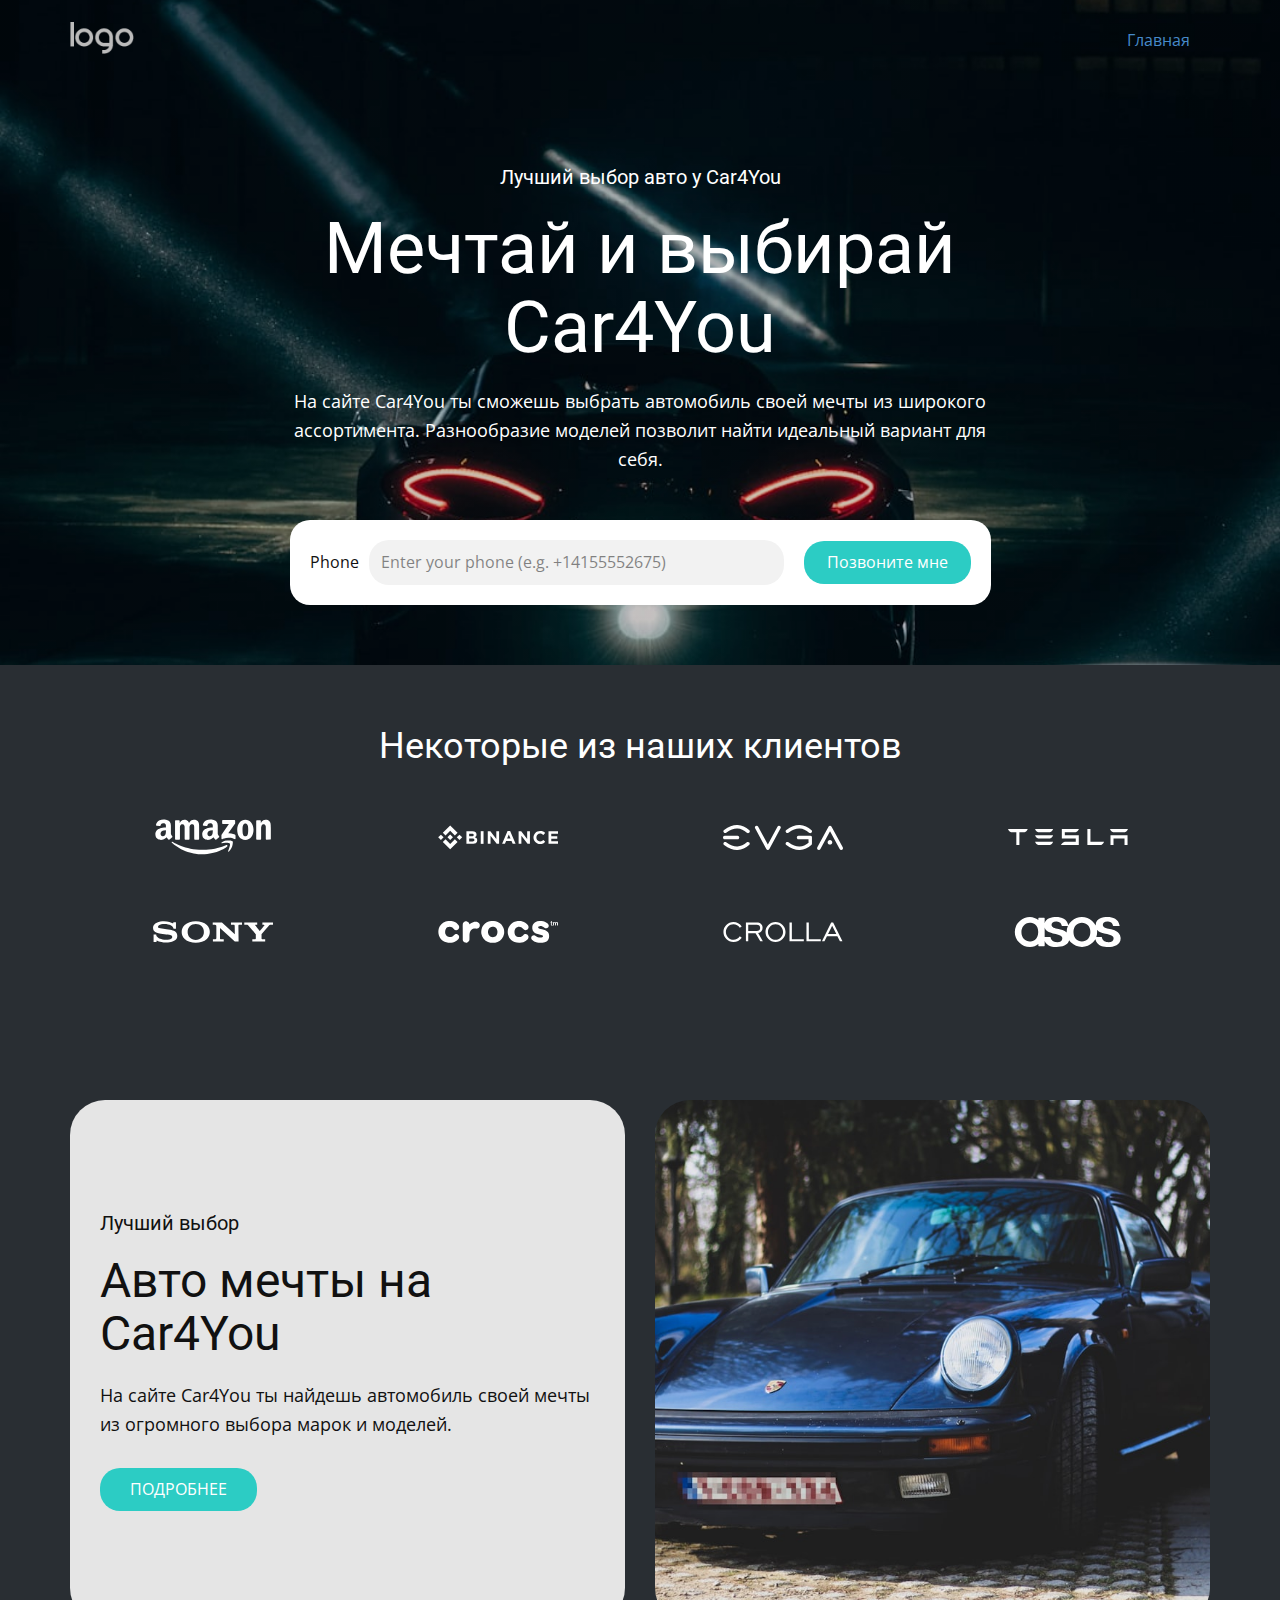
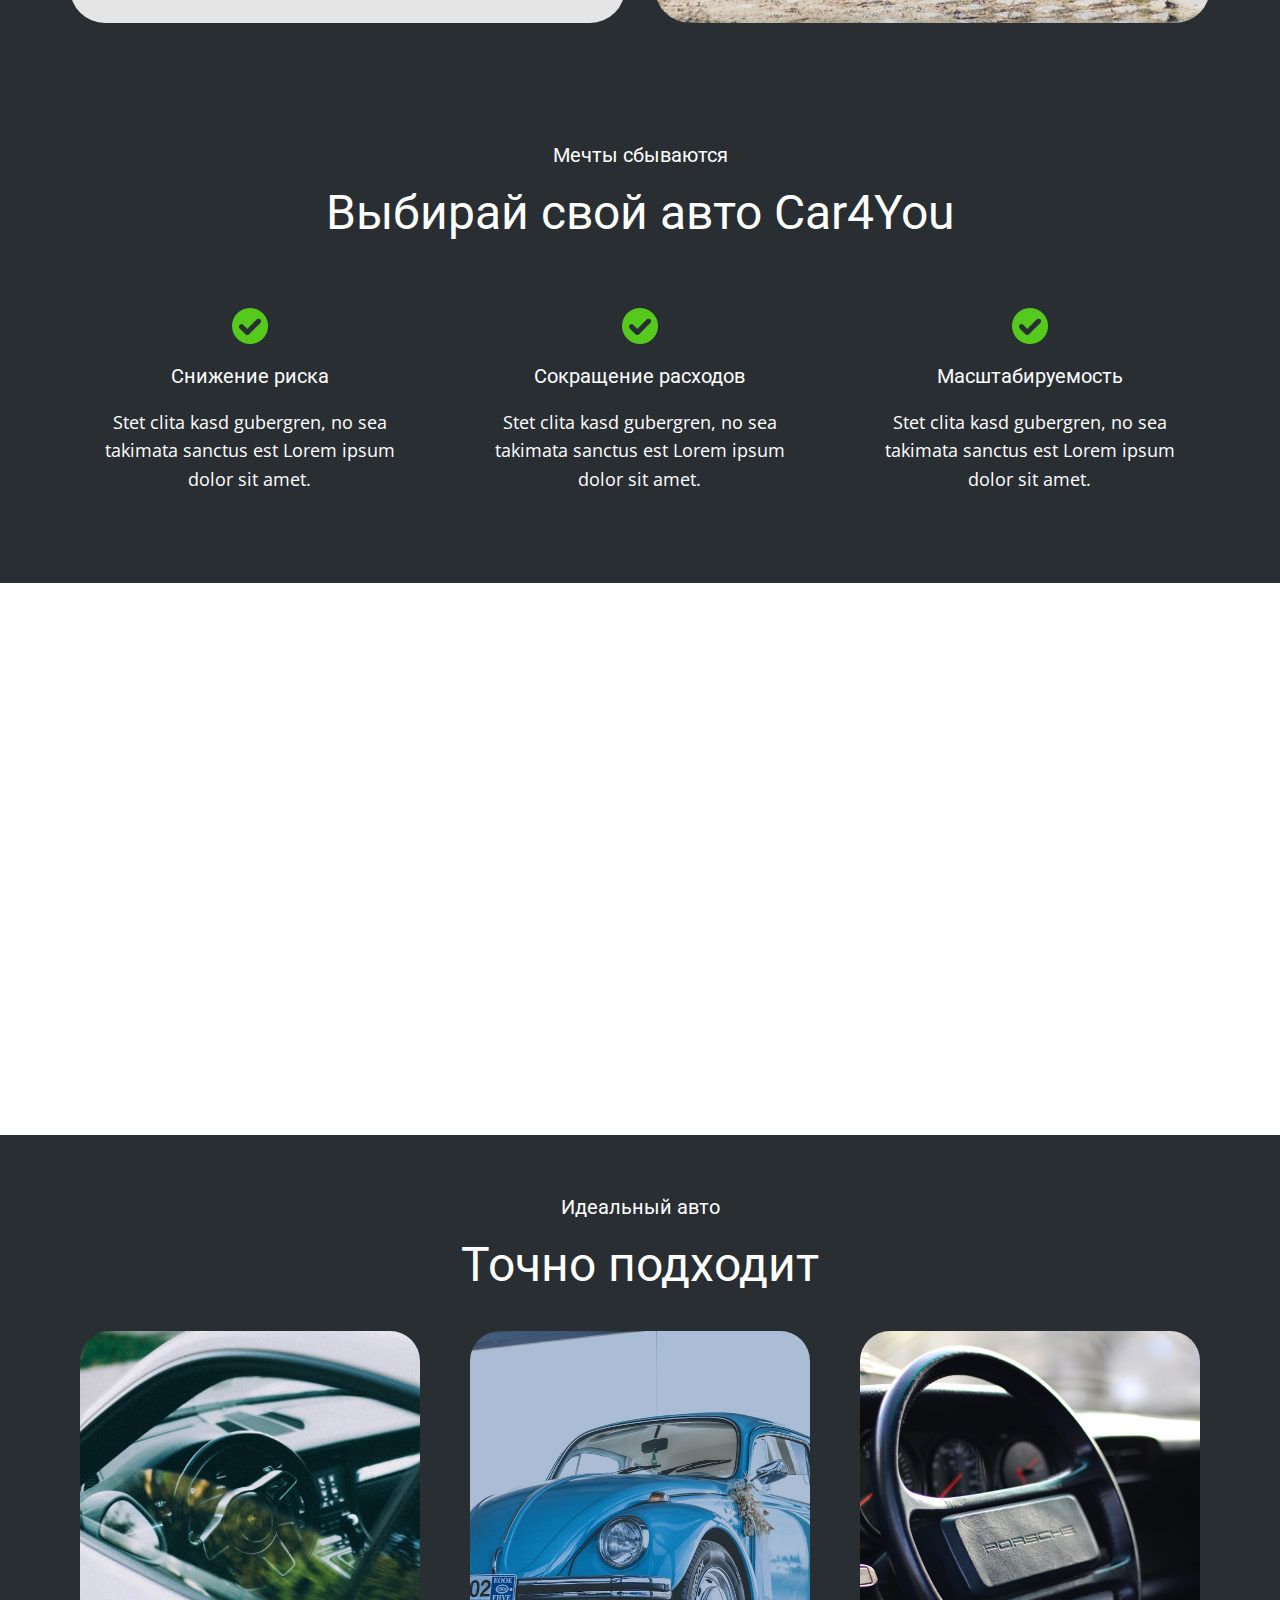
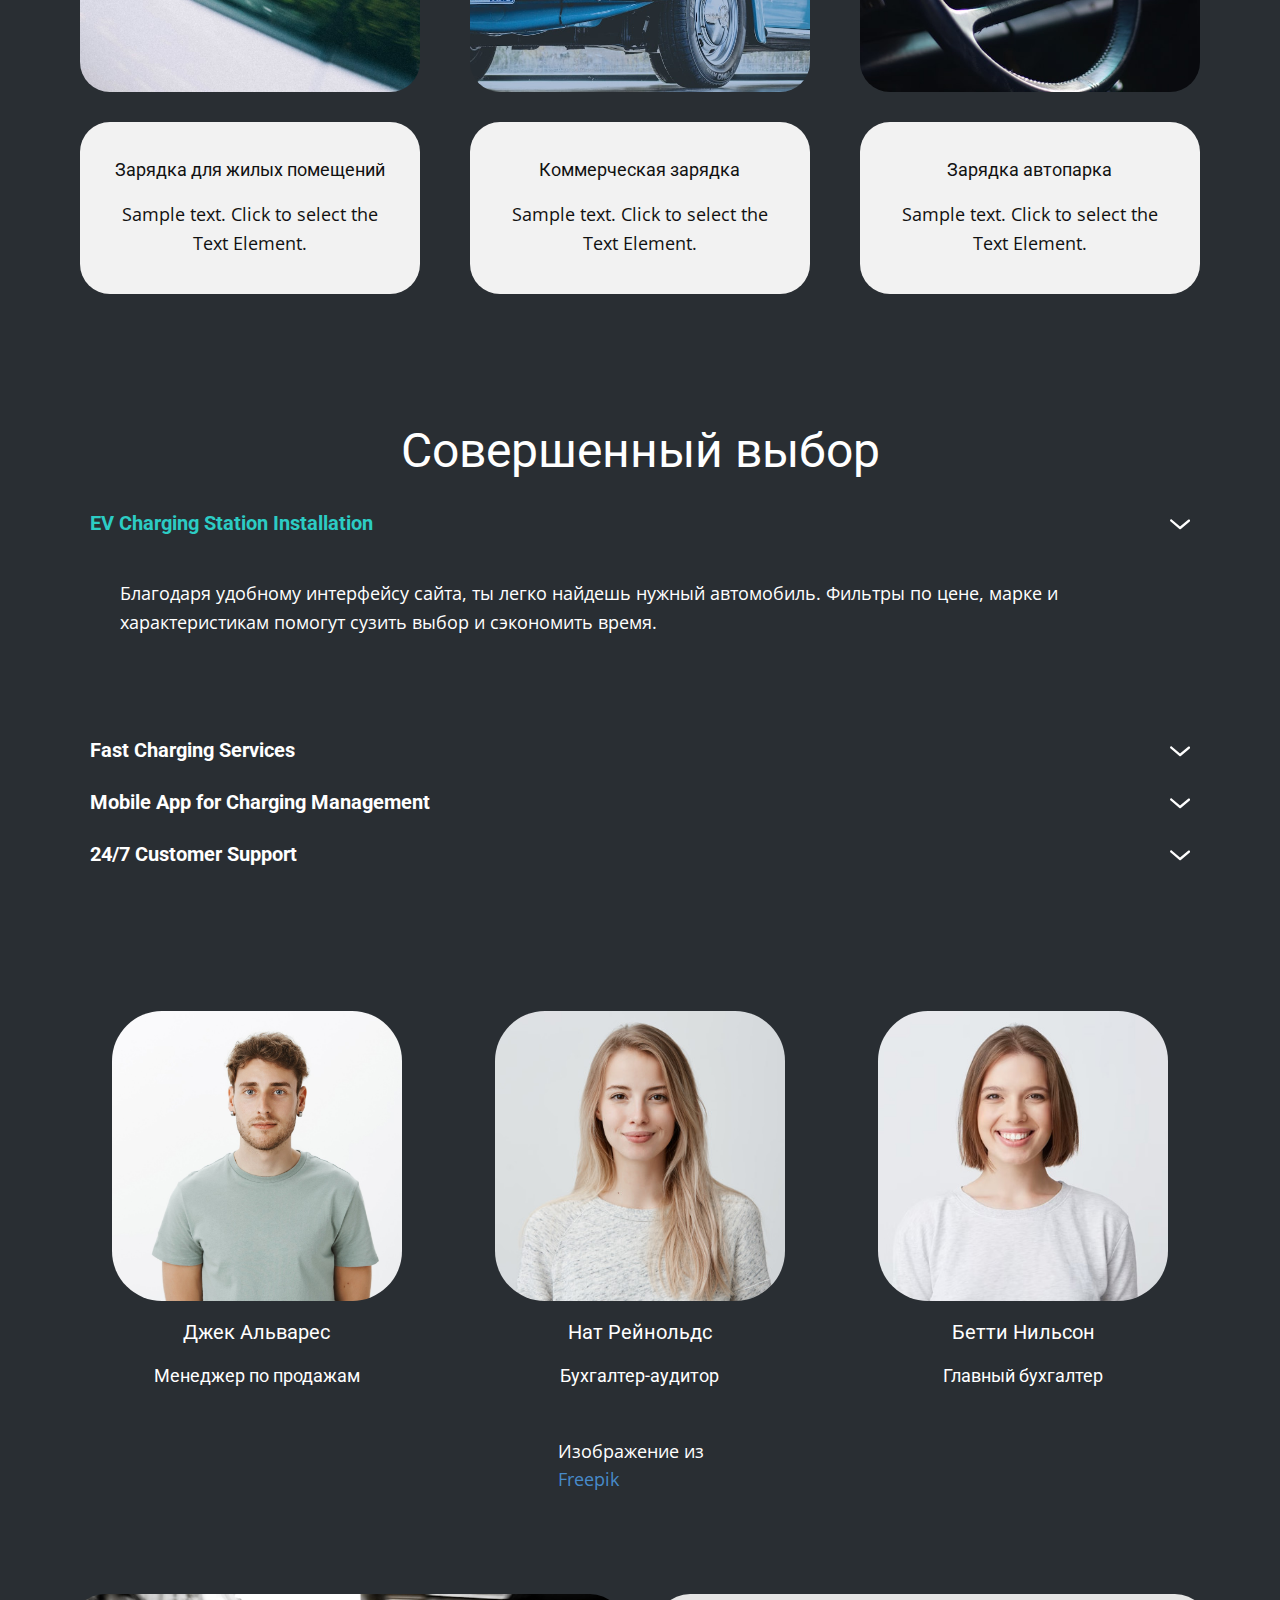
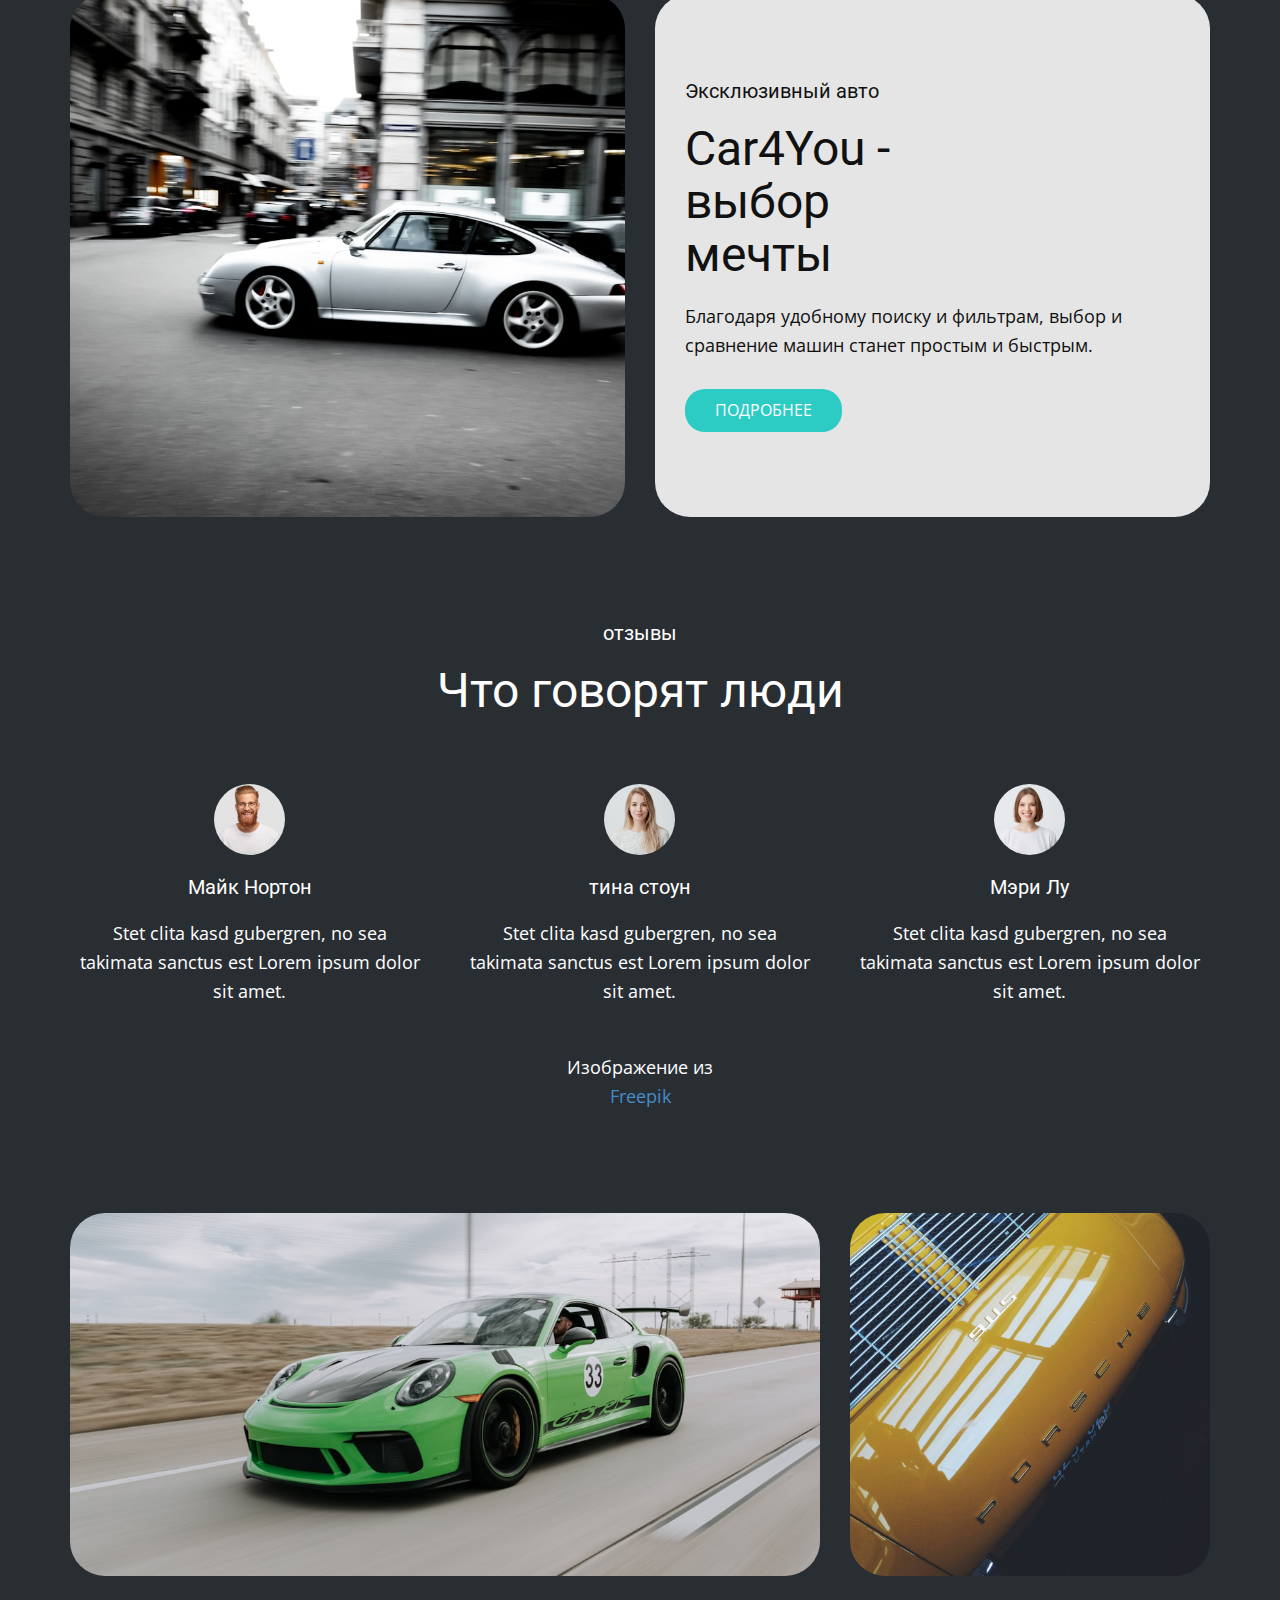
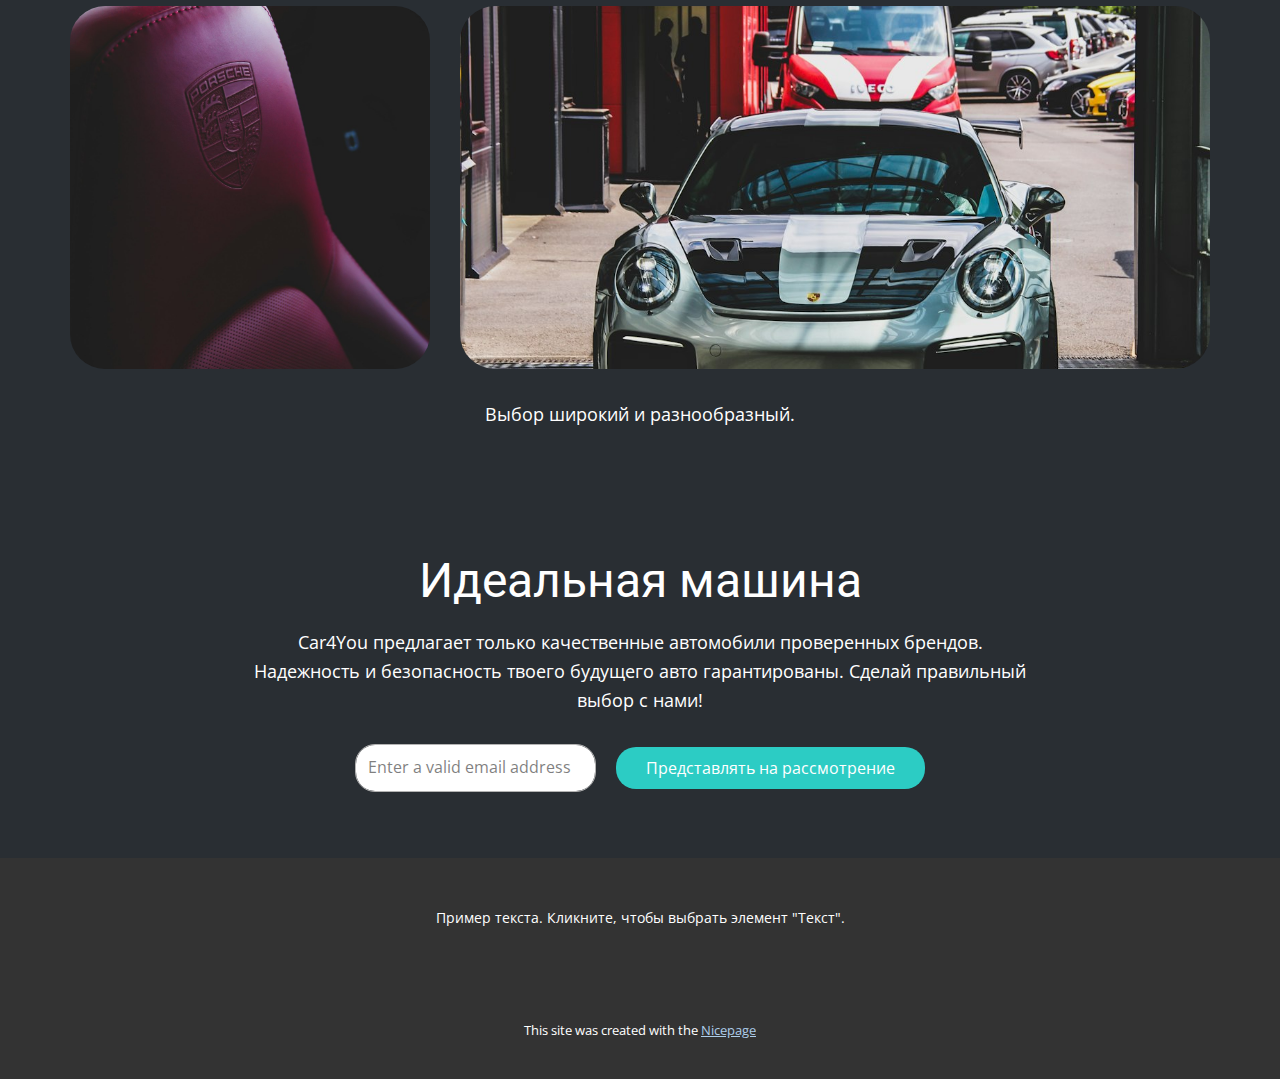
<file: index.html>
<!DOCTYPE html>
<html style="font-size: 16px;" lang="ru"><head>
    <meta name="viewport" content="width=device-width, initial-scale=1.0">
    <meta charset="utf-8">
    <meta name="keywords" content="Мечтай и выбирай Car4You, Авто мечты на Car4You, Выбирай свой авто Car4You, Точно подходит, Совершенный выбор, Car4You - выбор мечты, Что говорят люди, Идеальная машина">
    <meta name="description" content="Подбор и сравнение авто онлайн">
    <title>Главная</title>
    <link rel="stylesheet" href="nicepage.css" media="screen">
<link rel="stylesheet" href="index.css" media="screen">
    <script class="u-script" type="text/javascript" src="jquery.js" defer=""></script>
    <script class="u-script" type="text/javascript" src="nicepage.js" defer=""></script>
    <meta name="generator" content="Nicepage 7.7.2, nicepage.com">
    <meta name="referrer" content="origin">
    <meta property="og:title" content="Car4You">
    <meta property="og:description" content="Подбор и сравнение авто онлайн">
    <meta property="og:image" content="images/photo-1547981430-ee4085c20f3b.jpeg">
    
    
    
    
    
    
    
    
    
    
    
    
    
    
    <link id="u-theme-google-font" rel="stylesheet" href="https://fonts.googleapis.com/css?family=Roboto:100,100i,300,300i,400,400i,500,500i,700,700i,900,900i|Open+Sans:300,300i,400,400i,500,500i,600,600i,700,700i,800,800i">
    <link id="u-page-google-font" rel="stylesheet" href="https://fonts.googleapis.com/css?family=Roboto:100,100i,300,300i,400,400i,500,500i,700,700i,900,900i">
    <script type="application/ld+json">{
		"@context": "http://schema.org",
		"@type": "Organization",
		"name": "WebSite6484079",
		"url": "/",
		"logo": "images/default-logo.png"
}</script>
    <meta name="theme-color" content="#478ac9">
    <meta property="og:type" content="website">
    <link rel="canonical" href="/">
  <meta data-intl-tel-input-cdn-path="intlTelInput/"></head>
  <body data-home-page="https://website6484079.nicepage.io/Главная.html?version=6c88c5c8-0a77-ad8d-30d9-70ec6ce142d1" data-home-page-title="Главная" data-path-to-root="./" data-include-products="false" class="u-body u-overlap u-overlap-contrast u-overlap-transparent u-xl-mode" data-lang="ru"><header class="u-clearfix u-header u-header" id="header"><div class="u-clearfix u-sheet u-valign-middle u-sheet-1">
        <a href="#" class="u-image u-logo u-image-1">
          <img src="images/default-logo.png" class="u-logo-image u-logo-image-1">
        </a>
        <nav class="u-menu u-menu-one-level u-offcanvas u-menu-1">
          <div class="menu-collapse" style="font-size: 1rem; letter-spacing: 0px;">
            <a class="u-button-style u-custom-left-right-menu-spacing u-custom-padding-bottom u-custom-top-bottom-menu-spacing u-hamburger-link u-nav-link u-text-active-palette-1-base u-text-hover-palette-2-base" href="#">
              <svg class="u-svg-link" viewBox="0 0 24 24"><use xlink:href="#menu-hamburger"></use></svg>
              <svg class="u-svg-content" version="1.1" id="menu-hamburger" viewBox="0 0 16 16" x="0px" y="0px" xmlns:xlink="http://www.w3.org/1999/xlink" xmlns="http://www.w3.org/2000/svg"><g><rect y="1" width="16" height="2"></rect><rect y="7" width="16" height="2"></rect><rect y="13" width="16" height="2"></rect>
</g></svg>
            </a>
          </div>
          <div class="u-nav-container">
            <ul class="u-nav u-unstyled u-nav-1"><li class="u-nav-item"><a class="u-button-style u-nav-link u-text-active-palette-1-base u-text-hover-palette-2-base" href="./" style="padding: 10px 20px;">Главная</a>
</li></ul>
          </div>
          <div class="u-nav-container-collapse">
            <div class="u-black u-container-style u-inner-container-layout u-opacity u-opacity-95 u-sidenav">
              <div class="u-inner-container-layout u-sidenav-overflow">
                <div class="u-menu-close"></div>
                <ul class="u-align-center u-nav u-popupmenu-items u-unstyled u-nav-2"><li class="u-nav-item"><a class="u-button-style u-nav-link" href="./">Главная</a>
</li></ul>
              </div>
            </div>
            <div class="u-black u-menu-overlay u-opacity u-opacity-70"></div>
          </div>
        </nav>
      </div></header> 
    <section class="u-clearfix u-container-align-center-lg u-container-align-center-md u-container-align-center-sm u-container-align-center-xl u-image u-shading u-section-1" id="sec-a7bc" data-image-width="425" data-image-height="319">
      <div class="u-clearfix u-sheet u-valign-middle-md u-valign-middle-sm u-sheet-1">
        <h5 class="u-align-center u-text u-text-default u-text-1">Лучший выбор авто у Car4You</h5>
        <h1 class="u-align-center u-text u-text-2">Мечтай и выбирай Car4You</h1>
        <p class="u-align-center u-text u-text-3">На сайте Car4You ты сможешь выбрать автомобиль своей мечты из широкого ассортимента. Разнообразие моделей позволит найти идеальный вариант для себя.</p>
        <div class="custom-expanded u-form u-radius u-white u-form-1">
          <form action="https://forms.nicepagesrv.com/v2/form/process" class="u-clearfix u-form-horizontal u-form-spacing-20 u-inner-form" source="email" name="form" style="padding: 20px;">
            <div class="u-form-group u-form-phone u-form-group-1">
              <label for="phone-e837" class="u-label">Phone</label>
              <input type="tel" pattern="\+?\d{0,3}[\s\(\-]?([0-9]{2,3})[\s\)\-]?([\s\-]?)([0-9]{3})[\s\-]?([0-9]{2})[\s\-]?([0-9]{2})" placeholder="Enter your phone (e.g. +14155552675)" id="phone-e837" name="phone" class="u-border-none u-grey-5 u-input u-input-rectangle u-radius u-input-1" required="">
            </div>
            <div class="u-align-left u-form-group u-form-submit">
              <a href="#" class="u-border-none u-btn u-btn-round u-btn-submit u-button-style u-palette-4-base u-radius u-btn-1">Позвоните мне </a>
              <input type="submit" value="submit" class="u-form-control-hidden">
            </div>
            <div class="u-form-send-message u-form-send-success">Спасибо! Ваше сообщение отправлено.</div>
            <div class="u-form-send-error u-form-send-message">Отправка не удалась. Пожалуйста, исправьте ошибки и попробуйте еще раз.</div>
            <input type="hidden" value="" name="recaptchaResponse">
            <input type="hidden" name="formServices" value="b5e66583-8c08-cf35-3266-01fefe40855a">
          </form>
        </div>
      </div>
    </section>
    <section class="u-align-center u-clearfix u-container-align-center u-palette-1-dark-3 u-section-2" id="sec-cad9">
      <div class="u-clearfix u-sheet u-valign-middle u-sheet-1">
        <h3 class="u-align-center u-text u-text-1">Некоторые из наших клиентов<br style="">
        </h3>
        <div class="u-expanded-width u-list u-list-1">
          <div class="u-repeater u-repeater-1">
            <div class="u-container-align-center u-container-style u-list-item u-repeater-item">
              <div class="u-container-layout u-similar-container u-valign-middle u-container-layout-1">
                <img alt="" class="u-image u-image-contain u-image-default u-image-1" data-image-width="300" data-image-height="90" src="images/logo-amazon.svg">
              </div>
            </div>
            <div class="u-container-align-center u-container-style u-list-item u-repeater-item">
              <div class="u-container-layout u-similar-container u-valign-middle u-container-layout-2">
                <img alt="" class="u-image u-image-contain u-image-default u-image-2" data-image-width="300" data-image-height="90" src="images/1.svg">
              </div>
            </div>
            <div class="u-container-align-center u-container-style u-list-item u-repeater-item">
              <div class="u-container-layout u-similar-container u-valign-middle u-container-layout-3">
                <img alt="" class="u-image u-image-contain u-image-default u-image-3" data-image-width="300" data-image-height="63" src="images/evga.svg">
              </div>
            </div>
            <div class="u-container-align-center u-container-style u-list-item u-repeater-item">
              <div class="u-container-layout u-similar-container u-valign-middle u-container-layout-4">
                <img alt="" class="u-image u-image-contain u-image-default u-image-4" data-image-width="300" data-image-height="39" src="images/tesla-9.svg">
              </div>
            </div>
            <div class="u-container-align-center u-container-style u-list-item u-repeater-item">
              <div class="u-container-layout u-similar-container u-valign-middle u-container-layout-5">
                <img alt="" class="u-image u-image-contain u-image-default u-image-5" data-image-width="300" data-image-height="54" src="images/sony-logo.svg">
              </div>
            </div>
            <div class="u-container-align-center u-container-style u-list-item u-repeater-item">
              <div class="u-container-layout u-similar-container u-valign-middle u-container-layout-6">
                <img alt="" class="u-image u-image-contain u-image-default u-image-6" data-image-width="300" data-image-height="65" src="images/crocs-wordmark.svg">
              </div>
            </div>
            <div class="u-container-align-center u-container-style u-list-item u-repeater-item">
              <div class="u-container-layout u-similar-container u-valign-middle u-container-layout-7">
                <img alt="" class="u-image u-image-contain u-image-default u-image-7" data-image-width="300" data-image-height="90" src="images/logo-amazon-13.svg">
              </div>
            </div>
            <div class="u-container-style u-list-item u-repeater-item">
              <div class="u-container-layout u-similar-container u-valign-middle u-container-layout-8">
                <img alt="" class="custom-expanded u-image u-image-contain u-image-default u-image-8" data-image-width="300" data-image-height="87" src="images/asos-1.svg">
              </div>
            </div>
          </div>
        </div>
      </div>
    </section>
    <section class="u-clearfix u-container-align-center u-palette-1-dark-3 u-section-3" id="sec-fe4e">
      <div class="u-clearfix u-sheet u-valign-middle u-sheet-1">
        <div class="data-layout-selected u-clearfix u-expanded-width u-gutter-30 u-layout-wrap u-layout-wrap-1">
          <div class="u-layout">
            <div class="u-layout-row">
              <div class="u-container-align-center-sm u-container-align-center-xs u-container-align-left-lg u-container-align-left-md u-container-align-left-xl u-container-style u-grey-10 u-layout-cell u-radius u-shape-round u-size-30 u-layout-cell-1">
                <div class="u-container-layout u-valign-middle u-container-layout-1">
                  <h5 class="u-align-center-sm u-align-center-xs u-align-left-lg u-align-left-md u-align-left-xl u-text u-text-default u-text-1">Лучший выбор</h5>
                  <h2 class="u-align-center-sm u-align-center-xs u-align-left-lg u-align-left-md u-align-left-xl u-text u-text-default u-text-2">Авто мечты на Car4You</h2>
                  <p class="u-align-center-sm u-align-center-xs u-align-left-lg u-align-left-md u-align-left-xl u-text u-text-default u-text-3">На сайте Car4You ты найдешь автомобиль своей мечты из огромного выбора марок и моделей.</p>
                  <a href="" class="u-align-center-sm u-align-center-xs u-align-left-lg u-align-left-md u-align-left-xl u-border-none u-btn u-btn-round u-button-style u-palette-4-base u-radius u-btn-1">Подробнее<br style="">
                  </a>
                </div>
              </div>
              <div class="u-container-style u-image u-image-round u-layout-cell u-radius u-size-30 u-image-1" data-image-width="425" data-image-height="283">
                <div class="u-container-layout u-container-layout-2"></div>
              </div>
            </div>
          </div>
        </div>
      </div>
    </section>
    <section class="u-clearfix u-container-align-center u-palette-1-dark-3 u-section-4" id="sec-30f4">
      <div class="u-clearfix u-sheet u-sheet-1">
        <h5 class="u-align-center u-text u-text-default u-text-1">Мечты сбываются</h5>
        <h2 class="u-align-center u-text u-text-default u-text-2">Выбирай свой авто Car4You</h2>
        <div class="u-expanded-width u-list u-list-1">
          <div class="u-repeater u-repeater-1">
            <div class="u-container-align-center u-container-style u-list-item u-repeater-item u-shape-rectangle u-list-item-1">
              <div class="u-container-layout u-similar-container u-valign-middle u-container-layout-1"><span class="u-align-center u-file-icon u-icon u-text-palette-4-base u-icon-1"><img src="images/87932-94027438.png" alt=""></span>
                <h5 class="u-align-center u-text u-text-3">Снижение риска</h5>
                <p class="u-align-center u-text u-text-4"> Stet clita kasd gubergren, no sea takimata sanctus est Lorem ipsum dolor sit amet.</p>
              </div>
            </div>
            <div class="u-container-align-center u-container-style u-list-item u-repeater-item u-shape-rectangle u-list-item-2">
              <div class="u-container-layout u-similar-container u-valign-middle u-container-layout-2"><span class="u-align-center u-file-icon u-icon u-text-palette-4-base u-icon-2"><img src="images/87932-94027438.png" alt=""></span>
                <h5 class="u-align-center u-text u-text-5">Сокращение расходов</h5>
                <p class="u-align-center u-text u-text-6"> Stet clita kasd gubergren, no sea takimata sanctus est Lorem ipsum dolor sit amet.</p>
              </div>
            </div>
            <div class="u-container-align-center u-container-style u-list-item u-repeater-item u-shape-rectangle u-list-item-3">
              <div class="u-container-layout u-similar-container u-valign-middle u-container-layout-3"><span class="u-align-center u-file-icon u-icon u-text-palette-4-base u-icon-3"><img src="images/87932-94027438.png" alt=""></span>
                <h5 class="u-align-center u-text u-text-7">Масштабируемость</h5>
                <p class="u-align-center u-text u-text-8"> Stet clita kasd gubergren, no sea takimata sanctus est Lorem ipsum dolor sit amet.</p>
              </div>
            </div>
          </div>
        </div>
      </div>
    </section>
    <section class="skrollable u-clearfix u-image u-parallax u-section-5" id="sec-d692" data-image-width="425" data-image-height="283">
      <div class="u-clearfix u-sheet u-sheet-1"></div>
    </section>
    <section class="u-clearfix u-container-align-center u-palette-1-dark-3 u-section-6" id="sec-b5f5">
      <div class="u-clearfix u-sheet u-valign-middle-xl u-sheet-1">
        <h5 class="u-align-center u-text u-text-default u-text-1">Идеальный авто</h5>
        <h2 class="u-align-center u-text u-text-default u-text-2">Точно подходит</h2>
        <div class="u-expanded-width u-list u-list-1">
          <div class="u-repeater u-repeater-1">
            <div class="u-container-style u-list-item u-repeater-item">
              <div class="u-container-layout u-similar-container u-valign-bottom-xl u-valign-top-lg u-valign-top-md u-valign-top-sm u-valign-top-xs u-container-layout-1">
                <img class="u-expanded-width u-image u-image-round u-radius u-image-1" src="images/photo-1553201108-e0d4957d10b6.jpeg" alt="" data-image-width="425" data-image-height="397">
                <div class="u-container-align-center-sm u-container-align-center-xs u-container-style u-expanded-width u-grey-5 u-group u-radius u-shape-round u-group-1">
                  <div class="u-container-layout u-valign-middle u-container-layout-2">
                    <h6 class="u-align-center u-text u-text-default u-text-3">Зарядка для жилых помещений</h6>
                    <p class="u-align-center u-text u-text-default u-text-4">Sample text. Click to select the Text Element.</p>
                  </div>
                </div>
              </div>
            </div>
            <div class="u-container-style u-list-item u-repeater-item">
              <div class="u-container-layout u-similar-container u-valign-bottom-xl u-valign-top-lg u-valign-top-md u-valign-top-sm u-valign-top-xs u-container-layout-3">
                <img class="u-expanded-width u-image u-image-round u-radius u-image-2" src="images/photo-1508519344352-489cf60571cf.jpeg" alt="" data-image-width="425" data-image-height="283">
                <div class="u-container-align-center u-container-style u-expanded-width u-grey-5 u-group u-radius u-shape-round u-group-2">
                  <div class="u-container-layout u-valign-middle u-container-layout-4">
                    <h6 class="u-align-center u-text u-text-default u-text-5">Коммерческая зарядка</h6>
                    <p class="u-align-center u-text u-text-default u-text-6">Sample text. Click to select the Text Element.</p>
                  </div>
                </div>
              </div>
            </div>
            <div class="u-container-style u-list-item u-repeater-item">
              <div class="u-container-layout u-similar-container u-valign-bottom-xl u-valign-top-lg u-valign-top-md u-valign-top-sm u-valign-top-xs u-container-layout-5">
                <img class="u-expanded-width u-image u-image-round u-radius u-image-3" src="images/photo-1521743229597-a28935ffc2af.jpeg" alt="" data-image-width="425" data-image-height="283">
                <div class="u-container-style u-expanded-width u-grey-5 u-group u-radius u-shape-round u-group-3">
                  <div class="u-container-layout u-valign-middle u-container-layout-6">
                    <h6 class="u-align-center u-text u-text-default u-text-7">Зарядка автопарка</h6>
                    <p class="u-align-center u-text u-text-default u-text-8">Sample text. Click to select the Text Element.</p>
                  </div>
                </div>
              </div>
            </div>
          </div>
        </div>
      </div>
    </section>
    <section class="u-clearfix u-container-align-center u-palette-1-dark-3 u-section-7" id="carousel_8dae">
      <div class="u-clearfix u-sheet u-valign-middle u-sheet-1">
        <h2 class="u-align-center u-text u-text-default u-text-1">Совершенный выбор</h2>
        <div class="u-accordion u-expanded-width u-accordion-1">
          <div class="u-accordion-item">
            <a class="active u-accordion-link u-button-style u-custom-font u-heading-font u-text-active-palette-4-base u-text-body-alt-color u-accordion-link-1" id="link-d3fc" aria-controls="d3fc" aria-selected="true"><span class="u-accordion-link-text"> EV Charging Station Installation</span><span class="u-accordion-link-icon u-icon u-text-white u-icon-1"><svg class="u-svg-link" preserveAspectRatio="xMidYMin slice" viewBox="0 0 16 16" style=""><use xlink:href="#svg-fbc9"></use></svg><svg class="u-svg-content" viewBox="0 0 16 16" x="0px" y="0px" id="svg-fbc9"><path d="M8,10.7L1.6,5.3c-0.4-0.4-1-0.4-1.3,0c-0.4,0.4-0.4,0.9,0,1.3l7.2,6.1c0.1,0.1,0.4,0.2,0.6,0.2s0.4-0.1,0.6-0.2l7.1-6
	c0.4-0.4,0.4-0.9,0-1.3c-0.4-0.4-1-0.4-1.3,0L8,10.7z"></path></svg></span>
            </a>
            <div class="u-accordion-active u-accordion-pane u-container-style u-shape-rectangle u-accordion-pane-1" id="d3fc" aria-labelledby="link-d3fc" aria-expanded="true">
              <div class="u-container-layout u-valign-top u-container-layout-1">
                <p class="u-text u-text-default u-text-2">Благодаря удобному интерфейсу сайта, ты легко найдешь нужный автомобиль. Фильтры по цене, марке и характеристикам помогут сузить выбор и сэкономить время.</p>
              </div>
            </div>
          </div>
          <div class="u-accordion-item">
            <a class="u-accordion-link u-button-style u-custom-font u-heading-font u-text-active-palette-4-base u-text-body-alt-color u-accordion-link-2" id="link-a592" aria-controls="a592" aria-selected="false"><span class="u-accordion-link-text"> Fast Charging Services</span><span class="u-accordion-link-icon u-icon u-text-white u-icon-2"><svg class="u-svg-link" preserveAspectRatio="xMidYMin slice" viewBox="0 0 16 16" style=""><use xlink:href="#svg-d486"></use></svg><svg class="u-svg-content" viewBox="0 0 16 16" x="0px" y="0px" id="svg-d486"><path d="M8,10.7L1.6,5.3c-0.4-0.4-1-0.4-1.3,0c-0.4,0.4-0.4,0.9,0,1.3l7.2,6.1c0.1,0.1,0.4,0.2,0.6,0.2s0.4-0.1,0.6-0.2l7.1-6
	c0.4-0.4,0.4-0.9,0-1.3c-0.4-0.4-1-0.4-1.3,0L8,10.7z"></path></svg></span>
            </a>
            <div class="u-accordion-pane u-container-style u-shape-rectangle u-accordion-pane-2" id="a592" aria-labelledby="link-a592">
              <div class="u-container-layout u-container-layout-2">
                <p class="u-text u-text-default u-text-3">Car4You предлагает только качественные автомобили проверенных брендов. Надежность и безопасность твоего будущего авто гарантированы. Сделай правильный выбор с нами!</p>
              </div>
            </div>
          </div>
          <div class="u-accordion-item">
            <a class="u-accordion-link u-button-style u-custom-font u-heading-font u-text-active-palette-4-base u-text-body-alt-color u-accordion-link-3" id="link-a4dd" aria-controls="a4dd" aria-selected="false"><span class="u-accordion-link-text"> Mobile App for Charging Management</span><span class="u-accordion-link-icon u-icon u-text-white u-icon-3"><svg class="u-svg-link" preserveAspectRatio="xMidYMin slice" viewBox="0 0 16 16" style=""><use xlink:href="#svg-8898"></use></svg><svg class="u-svg-content" viewBox="0 0 16 16" x="0px" y="0px" id="svg-8898"><path d="M8,10.7L1.6,5.3c-0.4-0.4-1-0.4-1.3,0c-0.4,0.4-0.4,0.9,0,1.3l7.2,6.1c0.1,0.1,0.4,0.2,0.6,0.2s0.4-0.1,0.6-0.2l7.1-6
	c0.4-0.4,0.4-0.9,0-1.3c-0.4-0.4-1-0.4-1.3,0L8,10.7z"></path></svg></span>
            </a>
            <div class="u-accordion-pane u-container-style u-shape-rectangle u-accordion-pane-3" id="a4dd" aria-labelledby="link-a4dd">
              <div class="u-container-layout u-container-layout-3">
                <p class="u-text u-text-default u-text-4">На сайте Car4You ты сможешь выбрать автомобиль своей мечты из широкого ассортимента. Разнообразие моделей позволит найти идеальный вариант для себя.</p>
              </div>
            </div>
          </div>
          <div class="u-accordion-item">
            <a class="u-accordion-link u-button-style u-custom-font u-heading-font u-text-active-palette-4-base u-text-body-alt-color u-accordion-link-4" id="link-6aca" aria-controls="6aca" aria-selected="false"><span class="u-accordion-link-text"> 24/7 Customer Support</span><span class="u-accordion-link-icon u-icon u-text-white u-icon-4"><svg class="u-svg-link" preserveAspectRatio="xMidYMin slice" viewBox="0 0 16 16" style=""><use xlink:href="#svg-1251"></use></svg><svg class="u-svg-content" viewBox="0 0 16 16" x="0px" y="0px" id="svg-1251"><path d="M8,10.7L1.6,5.3c-0.4-0.4-1-0.4-1.3,0c-0.4,0.4-0.4,0.9,0,1.3l7.2,6.1c0.1,0.1,0.4,0.2,0.6,0.2s0.4-0.1,0.6-0.2l7.1-6
	c0.4-0.4,0.4-0.9,0-1.3c-0.4-0.4-1-0.4-1.3,0L8,10.7z"></path></svg></span>
            </a>
            <div class="u-accordion-pane u-container-style u-shape-rectangle u-accordion-pane-4" id="6aca" aria-labelledby="link-6aca">
              <div class="u-container-layout u-valign-top u-container-layout-4">
                <p class="u-text u-text-default u-text-5">Благодаря удобному интерфейсу сайта, ты легко найдешь нужный автомобиль. Фильтры по цене, марке и характеристикам помогут сузить выбор и сэкономить время.</p>
              </div>
            </div>
          </div>
        </div>
      </div>
    </section>
    <section class="u-clearfix u-container-align-center u-palette-1-dark-3 u-section-8" id="sec-7372">
      <div class="u-clearfix u-sheet u-valign-middle-xl u-sheet-1">
        <div class="u-expanded-width u-list u-list-1">
          <div class="u-repeater u-repeater-1">
            <div class="u-align-center u-container-align-center u-container-style u-list-item u-repeater-item">
              <div class="u-container-layout u-similar-container u-valign-bottom-xl u-valign-middle-lg u-valign-middle-md u-valign-middle-sm u-valign-middle-xs u-container-layout-1">
                <img alt="" class="u-image u-image-round u-radius u-image-1" src="images/25002.jpg" data-image-width="1500" data-image-height="1000">
                <h5 class="u-text u-text-1">Джек Альварес</h5>
                <h6 class="u-text u-text-2">Менеджер по продажам</h6>
              </div>
            </div>
            <div class="u-align-center u-container-align-center u-container-style u-list-item u-repeater-item">
              <div class="u-container-layout u-similar-container u-valign-bottom-xl u-valign-middle-lg u-valign-middle-md u-valign-middle-sm u-valign-middle-xs u-container-layout-2">
                <img alt="" class="u-image u-image-round u-radius u-image-2" src="images/pretty-smiling-joyfully-female-with-fair-hair-dressed-casually-looking-with-satisfaction_176420-15187.jpg" data-image-width="626" data-image-height="417">
                <h5 class="u-text u-text-3">Нат Рейнольдс</h5>
                <h6 class="u-text u-text-4">Бухгалтер-аудитор</h6>
              </div>
            </div>
            <div class="u-align-center u-container-align-center u-container-style u-list-item u-repeater-item">
              <div class="u-container-layout u-similar-container u-valign-bottom-xl u-valign-middle-lg u-valign-middle-md u-valign-middle-sm u-valign-middle-xs u-container-layout-3">
                <img alt="" class="u-image u-image-round u-radius u-image-3" src="images/woman4.jpg" data-image-width="626" data-image-height="417">
                <h5 class="u-text u-text-5">Бетти Нильсон</h5>
                <h6 class="u-text u-text-6">Главный бухгалтер</h6>
              </div>
            </div>
          </div>
        </div>
        <p class="u-text u-text-7">Изображение из <a href="freepik.com" class="u-active-none u-border-none u-btn u-button-link u-button-style u-hover-none u-none u-text-palette-1-base u-btn-1">Freepik</a>
        </p>
      </div>
    </section>
    <section class="u-clearfix u-container-align-center u-palette-1-dark-3 u-section-9" id="carousel_2632">
      <div class="u-clearfix u-sheet u-valign-middle u-sheet-1">
        <div class="data-layout-selected u-clearfix u-expanded-width u-gutter-30 u-layout-wrap u-layout-wrap-1">
          <div class="u-layout">
            <div class="u-layout-row">
              <div class="u-container-style u-image u-image-round u-layout-cell u-radius u-size-30 u-image-1" data-image-width="425" data-image-height="319">
                <div class="u-container-layout u-container-layout-1"></div>
              </div>
              <div class="u-container-align-center-sm u-container-align-center-xs u-container-align-left-lg u-container-align-left-md u-container-align-left-xl u-container-style u-grey-10 u-layout-cell u-radius u-shape-round u-size-30 u-layout-cell-2">
                <div class="u-container-layout u-valign-middle u-container-layout-2">
                  <h5 class="u-align-center-sm u-align-center-xs u-align-left-lg u-align-left-md u-align-left-xl u-text u-text-default u-text-1">Эксклюзивный авто</h5>
                  <h2 class="u-align-center-sm u-align-center-xs u-align-left-lg u-align-left-md u-align-left-xl u-text u-text-2">Car4You - выбор мечты</h2>
                  <p class="u-align-center-sm u-align-center-xs u-align-left-lg u-align-left-md u-align-left-xl u-text u-text-3">Благодаря удобному поиску и фильтрам, выбор и сравнение машин станет простым и быстрым.</p>
                  <a href="" class="u-align-center-sm u-align-center-xs u-align-left-lg u-align-left-md u-align-left-xl u-border-none u-btn u-btn-round u-button-style u-palette-4-base u-radius u-btn-1">Подробнее<br style="">
                  </a>
                </div>
              </div>
            </div>
          </div>
        </div>
      </div>
    </section>
    <section class="u-align-left u-clearfix u-container-align-center u-container-align-left u-palette-1-dark-3 u-section-10" id="sec-c4a1">
      <div class="u-clearfix u-sheet u-valign-middle u-sheet-1">
        <h5 class="u-align-center u-text u-text-default u-text-1">отзывы</h5>
        <h2 class="u-align-center u-text u-text-default u-text-2">Что говорят люди<br style="">
        </h2>
        <div class="u-expanded-width u-list u-list-1">
          <div class="u-repeater u-repeater-1">
            <div class="u-container-align-center u-container-style u-list-item u-repeater-item">
              <div class="u-container-layout u-similar-container u-valign-middle u-container-layout-1">
                <div class="u-image u-image-circle u-image-1" alt="" data-image-width="626" data-image-height="417"></div>
                <h5 class="u-align-center u-text u-text-3">Майк Нортон<br style="">
                </h5>
                <p class="u-align-center u-text u-text-default u-text-4"> Stet clita kasd gubergren, no sea takimata sanctus est Lorem ipsum dolor sit amet.</p>
              </div>
            </div>
            <div class="u-container-align-center u-container-style u-list-item u-repeater-item">
              <div class="u-container-layout u-similar-container u-valign-middle u-container-layout-2">
                <div class="u-image u-image-circle u-image-2" alt="" data-image-width="626" data-image-height="417"></div>
                <h5 class="u-align-center u-text u-text-5">тина стоун<br style="">
                </h5>
                <p class="u-align-center u-text u-text-default u-text-6"> Stet clita kasd gubergren, no sea takimata sanctus est Lorem ipsum dolor sit amet.</p>
              </div>
            </div>
            <div class="u-container-align-center u-container-style u-list-item u-repeater-item">
              <div class="u-container-layout u-similar-container u-valign-middle u-container-layout-3">
                <div class="u-image u-image-circle u-image-3" alt="" data-image-width="626" data-image-height="417"></div>
                <h5 class="u-align-center u-text u-text-7">Мэри Лу</h5>
                <p class="u-align-center u-text u-text-default u-text-8"> Stet clita kasd gubergren, no sea takimata sanctus est Lorem ipsum dolor sit amet.</p>
              </div>
            </div>
          </div>
        </div>
        <p class="u-align-center u-text u-text-9">Изображение из <a href="freepik.com" class="u-active-none u-border-none u-btn u-button-link u-button-style u-hover-none u-none u-text-palette-1-base u-btn-1">Freepik</a>
        </p>
      </div>
    </section>
    <section class="u-clearfix u-container-align-center u-palette-1-dark-3 u-section-11" id="carousel_7d79">
      <div class="u-clearfix u-sheet u-sheet-1">
        <div class="data-layout-selected u-clearfix u-expanded-width u-gutter-30 u-layout-wrap u-layout-wrap-1">
          <div class="u-layout">
            <div class="u-layout-col">
              <div class="u-size-30">
                <div class="u-layout-row">
                  <div class="u-container-align-center u-container-style u-image u-image-round u-layout-cell u-radius u-size-40 u-image-1" data-image-width="425" data-image-height="283">
                    <div class="u-container-layout u-container-layout-1"></div>
                  </div>
                  <div class="u-container-align-center u-container-style u-image u-image-round u-layout-cell u-radius u-size-20 u-image-2" data-image-width="319" data-image-height="425">
                    <div class="u-container-layout u-container-layout-2"></div>
                  </div>
                </div>
              </div>
              <div class="u-size-30">
                <div class="u-layout-row">
                  <div class="u-container-align-center u-container-style u-image u-image-round u-layout-cell u-radius u-size-20 u-image-3" data-image-width="283" data-image-height="425">
                    <div class="u-container-layout u-container-layout-3"></div>
                  </div>
                  <div class="u-container-align-center u-container-style u-image u-image-round u-layout-cell u-radius u-size-40 u-image-4" data-image-width="283" data-image-height="425">
                    <div class="u-container-layout u-container-layout-4"></div>
                  </div>
                </div>
              </div>
            </div>
          </div>
        </div>
        <p class="u-align-center u-text u-text-default u-text-1">Выбор широкий и разнообразный.</p>
      </div>
    </section>
    <section class="u-clearfix u-container-align-center u-palette-1-dark-3 u-section-12" id="sec-590e">
      <div class="u-clearfix u-sheet u-valign-middle u-sheet-1">
        <h2 class="u-align-center u-text u-text-default u-text-1">Идеальная машина</h2>
        <p class="u-align-center u-text u-text-2">Car4You предлагает только качественные автомобили проверенных брендов. Надежность и безопасность твоего будущего авто гарантированы. Сделай правильный выбор с нами!</p>
        <div class="u-form u-form-1">
          <form action="https://forms.nicepagesrv.com/v2/form/process" class="u-clearfix u-form-horizontal u-form-spacing-20 u-inner-form" source="email" name="form-1" style="padding: 0px;">
            <div class="u-form-email u-form-group u-label-none">
              <label for="email-d5a0" class="u-label">Email</label>
              <input type="email" placeholder="Enter a valid email address" id="email-d5a0" name="email" class="u-input u-input-rectangle u-radius u-input-1" required="">
            </div>
            <div class="u-align-left u-form-group u-form-submit u-label-none">
              <a href="#" class="u-border-none u-btn u-btn-round u-btn-submit u-button-style u-palette-4-base u-radius u-btn-1">Представлять на рассмотрение</a>
              <input type="submit" value="submit" class="u-form-control-hidden">
            </div>
            <div class="u-form-send-message u-form-send-success">Спасибо! Ваше сообщение отправлено.</div>
            <div class="u-form-send-error u-form-send-message">Отправка не удалась. Пожалуйста, исправьте ошибки и попробуйте еще раз.</div>
            <input type="hidden" value="" name="recaptchaResponse">
            <input type="hidden" name="formServices" value="b5e66583-8c08-cf35-3266-01fefe40855a">
          </form>
        </div>
      </div>
    </section>
    
    
    
    <footer class="u-align-center u-clearfix u-container-align-center u-footer u-grey-80 u-footer" id="footer"><div class="u-clearfix u-sheet u-sheet-1">
        <p class="u-small-text u-text u-text-variant u-text-1">Пример текста. Кликните, чтобы выбрать элемент "Текст".</p>
      </div></footer>
    <section class="u-backlink u-clearfix u-grey-80">
      <p class="u-text"><span>This site was created with the </span>
        <a class="u-link" href="https://nicepage.com/" target="_blank" rel="nofollow"><span>Nicepage</span>
        </a>
      </p>
    </section>
  
</body></html>
</file>
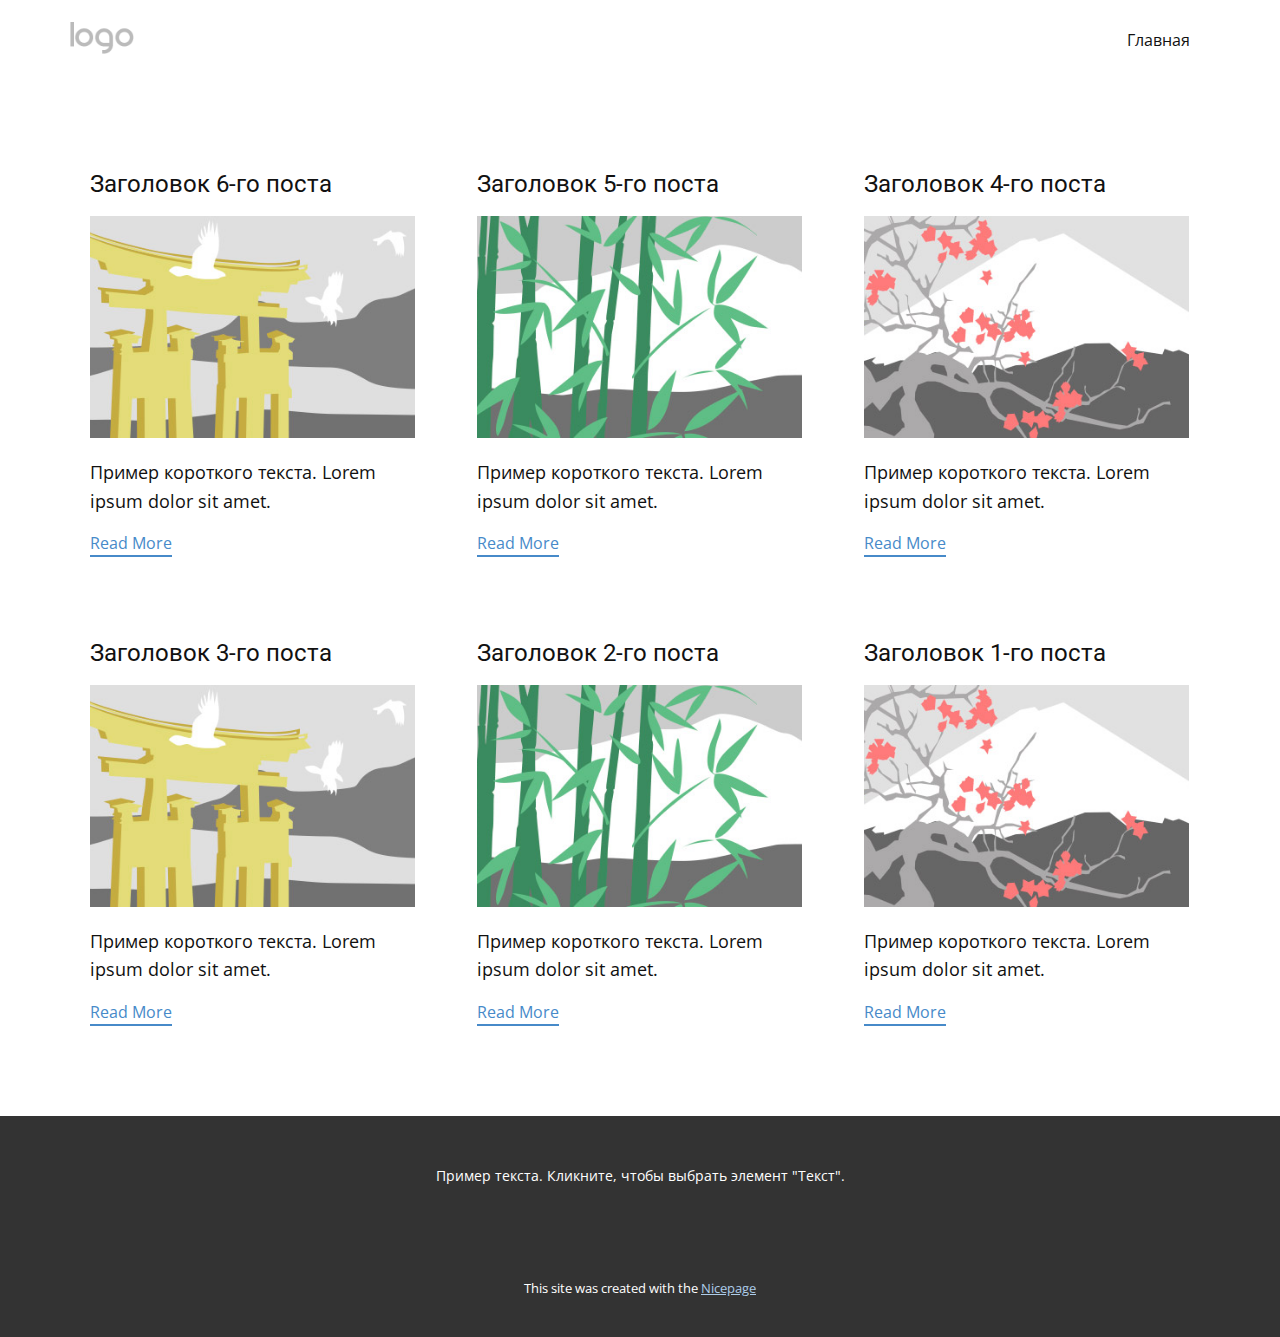
<file: blog/blog.html>
<!DOCTYPE html>
<html style="font-size: 16px;" lang="ru"><head>
    <meta name="viewport" content="width=device-width, initial-scale=1.0">
    <meta charset="utf-8">
    <meta name="keywords" content="Подбор и сравнение авто онлайн">
    <meta name="description" content="Подбор и сравнение авто онлайн">
    <title>Блог</title>
    <link rel="stylesheet" href="../nicepage.css" media="screen">
<link rel="stylesheet" href="../Blog-Template.css" media="screen">
    <script class="u-script" type="text/javascript" src="../jquery.js" defer=""></script>
    <script class="u-script" type="text/javascript" src="../nicepage.js" defer=""></script>
    <meta name="generator" content="Nicepage 7.7.2, nicepage.com">
    
    
    
    <link id="u-theme-google-font" rel="stylesheet" href="https://fonts.googleapis.com/css?family=Roboto:100,100i,300,300i,400,400i,500,500i,700,700i,900,900i|Open+Sans:300,300i,400,400i,500,500i,600,600i,700,700i,800,800i">
    <script type="application/ld+json">{
		"@context": "http://schema.org",
		"@type": "Organization",
		"name": "WebSite6484079",
		"logo": "images/default-logo.png"
}</script>
    <meta name="theme-color" content="#478ac9">
  <meta data-intl-tel-input-cdn-path="intlTelInput/"></head>
  <body data-path-to-root="../" data-include-products="false" class="u-body u-xl-mode" data-lang="ru"><header class="u-clearfix u-header u-header" id="header"><div class="u-clearfix u-sheet u-valign-middle u-sheet-1">
        <a href="#" class="u-image u-logo u-image-1">
          <img src="../images/default-logo.png" class="u-logo-image u-logo-image-1">
        </a>
        <nav class="u-menu u-menu-one-level u-offcanvas u-menu-1">
          <div class="menu-collapse" style="font-size: 1rem; letter-spacing: 0px;">
            <a class="u-button-style u-custom-left-right-menu-spacing u-custom-padding-bottom u-custom-top-bottom-menu-spacing u-hamburger-link u-nav-link u-text-active-palette-1-base u-text-hover-palette-2-base" href="#">
              <svg class="u-svg-link" viewBox="0 0 24 24"><use xlink:href="#menu-hamburger"></use></svg>
              <svg class="u-svg-content" version="1.1" id="menu-hamburger" viewBox="0 0 16 16" x="0px" y="0px" xmlns:xlink="http://www.w3.org/1999/xlink" xmlns="http://www.w3.org/2000/svg"><g><rect y="1" width="16" height="2"></rect><rect y="7" width="16" height="2"></rect><rect y="13" width="16" height="2"></rect>
</g></svg>
            </a>
          </div>
          <div class="u-nav-container">
            <ul class="u-nav u-unstyled u-nav-1"><li class="u-nav-item"><a class="u-button-style u-nav-link u-text-active-palette-1-base u-text-hover-palette-2-base" href="../" style="padding: 10px 20px;">Главная</a>
</li></ul>
          </div>
          <div class="u-nav-container-collapse">
            <div class="u-black u-container-style u-inner-container-layout u-opacity u-opacity-95 u-sidenav">
              <div class="u-inner-container-layout u-sidenav-overflow">
                <div class="u-menu-close"></div>
                <ul class="u-align-center u-nav u-popupmenu-items u-unstyled u-nav-2"><li class="u-nav-item"><a class="u-button-style u-nav-link" href="../">Главная</a>
</li></ul>
              </div>
            </div>
            <div class="u-black u-menu-overlay u-opacity u-opacity-70"></div>
          </div>
        </nav>
      </div></header>
    <section class="u-clearfix u-section-1" id="block-1">
      <div class="u-clearfix u-sheet u-valign-middle u-sheet-1"><!--blog--><!--blog_options_json--><!--{"type":"Recent","source":"","tags":"","count":""}--><!--/blog_options_json-->
        <div class="u-blog u-expanded-width u-repeater u-repeater-1" data-blog-id="blog-1"><!--blog_post-->
          <div class="u-blog-post u-container-style u-repeater-item u-white u-repeater-item-1">
            <div class="u-container-layout u-similar-container u-valign-top u-container-layout-1"><!--blog_post_header-->
              <h4 class="u-blog-control u-text u-text-1">
                <a class="u-post-header-link" href="../blog/пост-5.html">Заголовок 6-го поста</a>
              </h4><!--/blog_post_header--><!--blog_post_image-->
              <a class="u-post-header-link" href="../blog/пост-5.html"><img alt="" class="u-blog-control u-expanded-width u-image u-image-default u-image-1" src="../images/8ad73f3c.jpeg"></a><!--/blog_post_image--><!--blog_post_content-->
              <div class="u-blog-control u-post-content u-text u-text-2 fr-view">Пример короткого текста. Lorem ipsum dolor sit amet.</div><!--/blog_post_content--><!--blog_post_readmore-->
              <a href="../blog/пост-5.html" class="u-blog-control u-border-2 u-border-palette-1-base u-btn u-btn-rectangle u-button-style u-none u-btn-1"><!--blog_post_readmore_content--><!--options_json--><!--{"content":"Read More","defaultValue":"Читать дальше"}--><!--/options_json-->Read More<!--/blog_post_readmore_content--></a><!--/blog_post_readmore-->
            </div>
          </div><div class="u-blog-post u-container-style u-repeater-item u-video-cover u-white">
            <div class="u-container-layout u-similar-container u-valign-top u-container-layout-2"><!--blog_post_header-->
              <h4 class="u-blog-control u-text u-text-3">
                <a class="u-post-header-link" href="../blog/пост-4.html">Заголовок 5-го поста</a>
              </h4><!--/blog_post_header--><!--blog_post_image-->
              <a class="u-post-header-link" href="../blog/пост-4.html"><img alt="" class="u-blog-control u-expanded-width u-image u-image-default u-image-2" src="../images/68f64b9d.jpeg"></a><!--/blog_post_image--><!--blog_post_content-->
              <div class="u-blog-control u-post-content u-text u-text-4 fr-view">Пример короткого текста. Lorem ipsum dolor sit amet.</div><!--/blog_post_content--><!--blog_post_readmore-->
              <a href="../blog/пост-4.html" class="u-blog-control u-border-2 u-border-palette-1-base u-btn u-btn-rectangle u-button-style u-none u-btn-2"><!--blog_post_readmore_content--><!--options_json--><!--{"content":"Read More","defaultValue":"Читать дальше"}--><!--/options_json-->Read More<!--/blog_post_readmore_content--></a><!--/blog_post_readmore-->
            </div>
          </div><div class="u-blog-post u-container-style u-repeater-item u-video-cover u-white">
            <div class="u-container-layout u-similar-container u-valign-top u-container-layout-3"><!--blog_post_header-->
              <h4 class="u-blog-control u-text u-text-5">
                <a class="u-post-header-link" href="../blog/пост-3.html">Заголовок 4-го поста</a>
              </h4><!--/blog_post_header--><!--blog_post_image-->
              <a class="u-post-header-link" href="../blog/пост-3.html"><img alt="" class="u-blog-control u-expanded-width u-image u-image-default u-image-3" src="../images/0fd3416c.jpeg"></a><!--/blog_post_image--><!--blog_post_content-->
              <div class="u-blog-control u-post-content u-text u-text-6 fr-view">Пример короткого текста. Lorem ipsum dolor sit amet.</div><!--/blog_post_content--><!--blog_post_readmore-->
              <a href="../blog/пост-3.html" class="u-blog-control u-border-2 u-border-palette-1-base u-btn u-btn-rectangle u-button-style u-none u-btn-3"><!--blog_post_readmore_content--><!--options_json--><!--{"content":"Read More","defaultValue":"Читать дальше"}--><!--/options_json-->Read More<!--/blog_post_readmore_content--></a><!--/blog_post_readmore-->
            </div>
          </div><div class="u-blog-post u-container-style u-repeater-item u-white u-repeater-item-1">
            <div class="u-container-layout u-similar-container u-valign-top u-container-layout-1"><!--blog_post_header-->
              <h4 class="u-blog-control u-text u-text-1">
                <a class="u-post-header-link" href="../blog/пост-2.html">Заголовок 3-го поста</a>
              </h4><!--/blog_post_header--><!--blog_post_image-->
              <a class="u-post-header-link" href="../blog/пост-2.html"><img alt="" class="u-blog-control u-expanded-width u-image u-image-default u-image-1" src="../images/8ad73f3c.jpeg"></a><!--/blog_post_image--><!--blog_post_content-->
              <div class="u-blog-control u-post-content u-text u-text-2 fr-view">Пример короткого текста. Lorem ipsum dolor sit amet.</div><!--/blog_post_content--><!--blog_post_readmore-->
              <a href="../blog/пост-2.html" class="u-blog-control u-border-2 u-border-palette-1-base u-btn u-btn-rectangle u-button-style u-none u-btn-1"><!--blog_post_readmore_content--><!--options_json--><!--{"content":"Read More","defaultValue":"Читать дальше"}--><!--/options_json-->Read More<!--/blog_post_readmore_content--></a><!--/blog_post_readmore-->
            </div>
          </div><div class="u-blog-post u-container-style u-repeater-item u-video-cover u-white">
            <div class="u-container-layout u-similar-container u-valign-top u-container-layout-2"><!--blog_post_header-->
              <h4 class="u-blog-control u-text u-text-3">
                <a class="u-post-header-link" href="../blog/пост-1.html">Заголовок 2-го поста</a>
              </h4><!--/blog_post_header--><!--blog_post_image-->
              <a class="u-post-header-link" href="../blog/пост-1.html"><img alt="" class="u-blog-control u-expanded-width u-image u-image-default u-image-2" src="../images/68f64b9d.jpeg"></a><!--/blog_post_image--><!--blog_post_content-->
              <div class="u-blog-control u-post-content u-text u-text-4 fr-view">Пример короткого текста. Lorem ipsum dolor sit amet.</div><!--/blog_post_content--><!--blog_post_readmore-->
              <a href="../blog/пост-1.html" class="u-blog-control u-border-2 u-border-palette-1-base u-btn u-btn-rectangle u-button-style u-none u-btn-2"><!--blog_post_readmore_content--><!--options_json--><!--{"content":"Read More","defaultValue":"Читать дальше"}--><!--/options_json-->Read More<!--/blog_post_readmore_content--></a><!--/blog_post_readmore-->
            </div>
          </div><div class="u-blog-post u-container-style u-repeater-item u-video-cover u-white">
            <div class="u-container-layout u-similar-container u-valign-top u-container-layout-3"><!--blog_post_header-->
              <h4 class="u-blog-control u-text u-text-5">
                <a class="u-post-header-link" href="../blog/пост.html">Заголовок 1-го поста</a>
              </h4><!--/blog_post_header--><!--blog_post_image-->
              <a class="u-post-header-link" href="../blog/пост.html"><img alt="" class="u-blog-control u-expanded-width u-image u-image-default u-image-3" src="../images/0fd3416c.jpeg"></a><!--/blog_post_image--><!--blog_post_content-->
              <div class="u-blog-control u-post-content u-text u-text-6 fr-view">Пример короткого текста. Lorem ipsum dolor sit amet.</div><!--/blog_post_content--><!--blog_post_readmore-->
              <a href="../blog/пост.html" class="u-blog-control u-border-2 u-border-palette-1-base u-btn u-btn-rectangle u-button-style u-none u-btn-3"><!--blog_post_readmore_content--><!--options_json--><!--{"content":"Read More","defaultValue":"Читать дальше"}--><!--/options_json-->Read More<!--/blog_post_readmore_content--></a><!--/blog_post_readmore-->
            </div>
          </div><!--/blog_post--><!--blog_post-->
          <!--/blog_post--><!--blog_post-->
          <!--/blog_post-->
        </div><!--/blog-->
      </div>
    </section>
    
    
    
    <footer class="u-align-center u-clearfix u-container-align-center u-footer u-grey-80 u-footer" id="footer"><div class="u-clearfix u-sheet u-sheet-1">
        <p class="u-small-text u-text u-text-variant u-text-1">Пример текста. Кликните, чтобы выбрать элемент "Текст".</p>
      </div></footer>
    <section class="u-backlink u-clearfix u-grey-80">
      <p class="u-text"><span>This site was created with the </span>
        <a class="u-link" href="https://nicepage.com/" target="_blank" rel="nofollow"><span>Nicepage</span>
        </a>
      </p>
    </section>
  
</body></html>
</file>
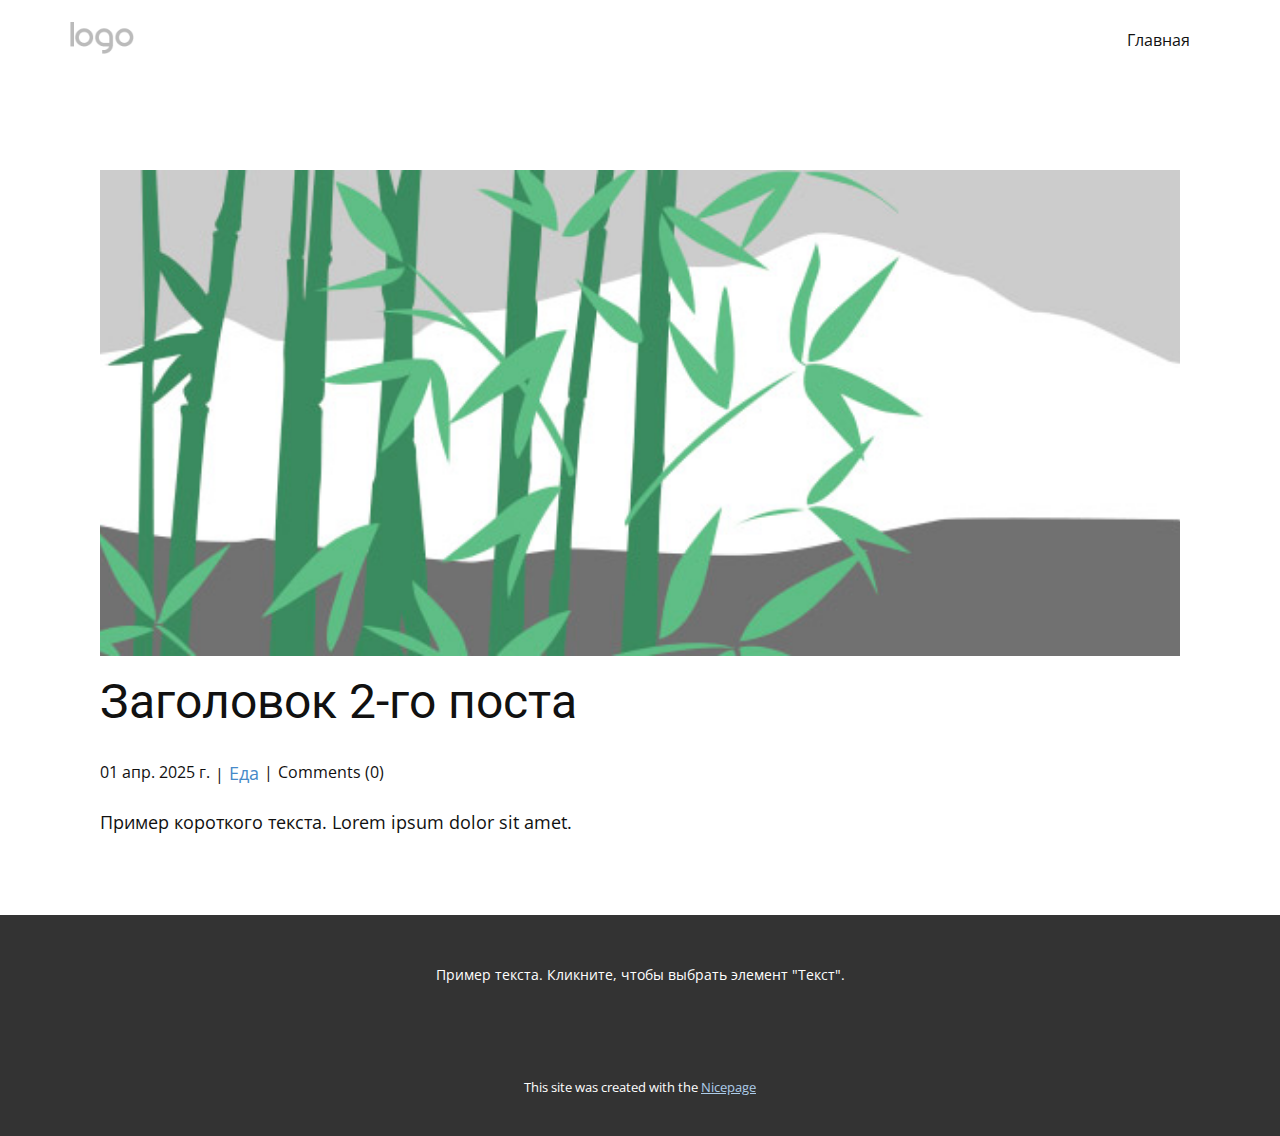
<file: blog/пост-1.html>
<!DOCTYPE html>
<html style="font-size: 16px;" lang="ru"><head>
    <meta name="viewport" content="width=device-width, initial-scale=1.0">
    <meta charset="utf-8">
    <meta name="keywords" content="Заголовок 1-го поста">
    <meta name="description" content="Подбор и сравнение авто онлайн">
    <title>Заголовок 2-го поста</title>
    <link rel="stylesheet" href="../nicepage.css" media="screen">
<link rel="stylesheet" href="../Post-Template.css" media="screen">
    <script class="u-script" type="text/javascript" src="../jquery.js" defer=""></script>
    <script class="u-script" type="text/javascript" src="../nicepage.js" defer=""></script>
    <meta name="generator" content="Nicepage 7.7.2, nicepage.com">
    
    
    
    <link id="u-theme-google-font" rel="stylesheet" href="https://fonts.googleapis.com/css?family=Roboto:100,100i,300,300i,400,400i,500,500i,700,700i,900,900i|Open+Sans:300,300i,400,400i,500,500i,600,600i,700,700i,800,800i">
    <script type="application/ld+json">{
		"@context": "http://schema.org",
		"@type": "Organization",
		"name": "WebSite6484079",
		"logo": "images/default-logo.png"
}</script>
    <meta name="theme-color" content="#478ac9">
  <meta data-intl-tel-input-cdn-path="intlTelInput/"></head>
  <body data-path-to-root="./" data-include-products="false" class="u-body u-xl-mode" data-lang="ru"><header class="u-clearfix u-header u-header" id="header"><div class="u-clearfix u-sheet u-valign-middle u-sheet-1">
        <a href="#" class="u-image u-logo u-image-1">
          <img src="../images/default-logo.png" class="u-logo-image u-logo-image-1">
        </a>
        <nav class="u-menu u-menu-one-level u-offcanvas u-menu-1">
          <div class="menu-collapse" style="font-size: 1rem; letter-spacing: 0px;">
            <a class="u-button-style u-custom-left-right-menu-spacing u-custom-padding-bottom u-custom-top-bottom-menu-spacing u-hamburger-link u-nav-link u-text-active-palette-1-base u-text-hover-palette-2-base" href="#">
              <svg class="u-svg-link" viewBox="0 0 24 24"><use xlink:href="#menu-hamburger"></use></svg>
              <svg class="u-svg-content" version="1.1" id="menu-hamburger" viewBox="0 0 16 16" x="0px" y="0px" xmlns:xlink="http://www.w3.org/1999/xlink" xmlns="http://www.w3.org/2000/svg"><g><rect y="1" width="16" height="2"></rect><rect y="7" width="16" height="2"></rect><rect y="13" width="16" height="2"></rect>
</g></svg>
            </a>
          </div>
          <div class="u-nav-container">
            <ul class="u-nav u-unstyled u-nav-1"><li class="u-nav-item"><a class="u-button-style u-nav-link u-text-active-palette-1-base u-text-hover-palette-2-base" href="../" style="padding: 10px 20px;">Главная</a>
</li></ul>
          </div>
          <div class="u-nav-container-collapse">
            <div class="u-black u-container-style u-inner-container-layout u-opacity u-opacity-95 u-sidenav">
              <div class="u-inner-container-layout u-sidenav-overflow">
                <div class="u-menu-close"></div>
                <ul class="u-align-center u-nav u-popupmenu-items u-unstyled u-nav-2"><li class="u-nav-item"><a class="u-button-style u-nav-link" href="../">Главная</a>
</li></ul>
              </div>
            </div>
            <div class="u-black u-menu-overlay u-opacity u-opacity-70"></div>
          </div>
        </nav>
      </div></header>
    <section class="u-align-center u-clearfix u-section-1" id="block-1">
      <div class="u-clearfix u-sheet u-valign-middle-md u-valign-middle-sm u-valign-middle-xs u-sheet-1"><!--post_details--><!--post_details_options_json--><!--{"source":""}--><!--/post_details_options_json--><!--blog_post-->
        <div class="u-container-style u-expanded-width u-post-details u-post-details-1">
          <div class="u-container-layout u-valign-middle u-container-layout-1"><!--blog_post_image-->
            <img alt="" class="u-blog-control u-expanded-width u-image u-image-default u-image-1" src="../images/68f64b9d.jpeg"><!--/blog_post_image--><!--blog_post_header-->
            <h2 class="u-blog-control u-text u-text-1">Заголовок 2-го поста</h2><!--/blog_post_header--><!--blog_post_metadata-->
            <div class="u-blog-control u-metadata u-metadata-1"><!--blog_post_metadata_date--><span class="u-meta-date u-meta-icon">01 апр. 2025 г.</span><!--/blog_post_metadata_date--><!--blog_post_metadata_category--><span class="u-meta-category u-meta-icon"><a href="../blog/blog.html#/blog-1///1">Еда</a></span><!--/blog_post_metadata_category--><!--blog_post_metadata_comments--><span class="u-meta-comments u-meta-icon"><!--blog_post_metadata_comments_content-->Comments (0)<!--/blog_post_metadata_comments_content--></span><!--/blog_post_metadata_comments-->
            </div><!--/blog_post_metadata--><!--blog_post_content-->
            <div class="u-align-justify u-blog-control u-post-content u-text u-text-2 fr-view">
  <p>Пример короткого текста. Lorem ipsum dolor sit amet.</p>
  </div><!--/blog_post_content-->
          </div>
        </div><!--/blog_post--><!--/post_details-->
      </div>
    </section>
    
    
    
    <footer class="u-align-center u-clearfix u-container-align-center u-footer u-grey-80 u-footer" id="footer"><div class="u-clearfix u-sheet u-sheet-1">
        <p class="u-small-text u-text u-text-variant u-text-1">Пример текста. Кликните, чтобы выбрать элемент "Текст".</p>
      </div></footer>
    <section class="u-backlink u-clearfix u-grey-80">
      <p class="u-text"><span>This site was created with the </span>
        <a class="u-link" href="https://nicepage.com/" target="_blank" rel="nofollow"><span>Nicepage</span>
        </a>
      </p>
    </section>
  
</body></html>
</file>
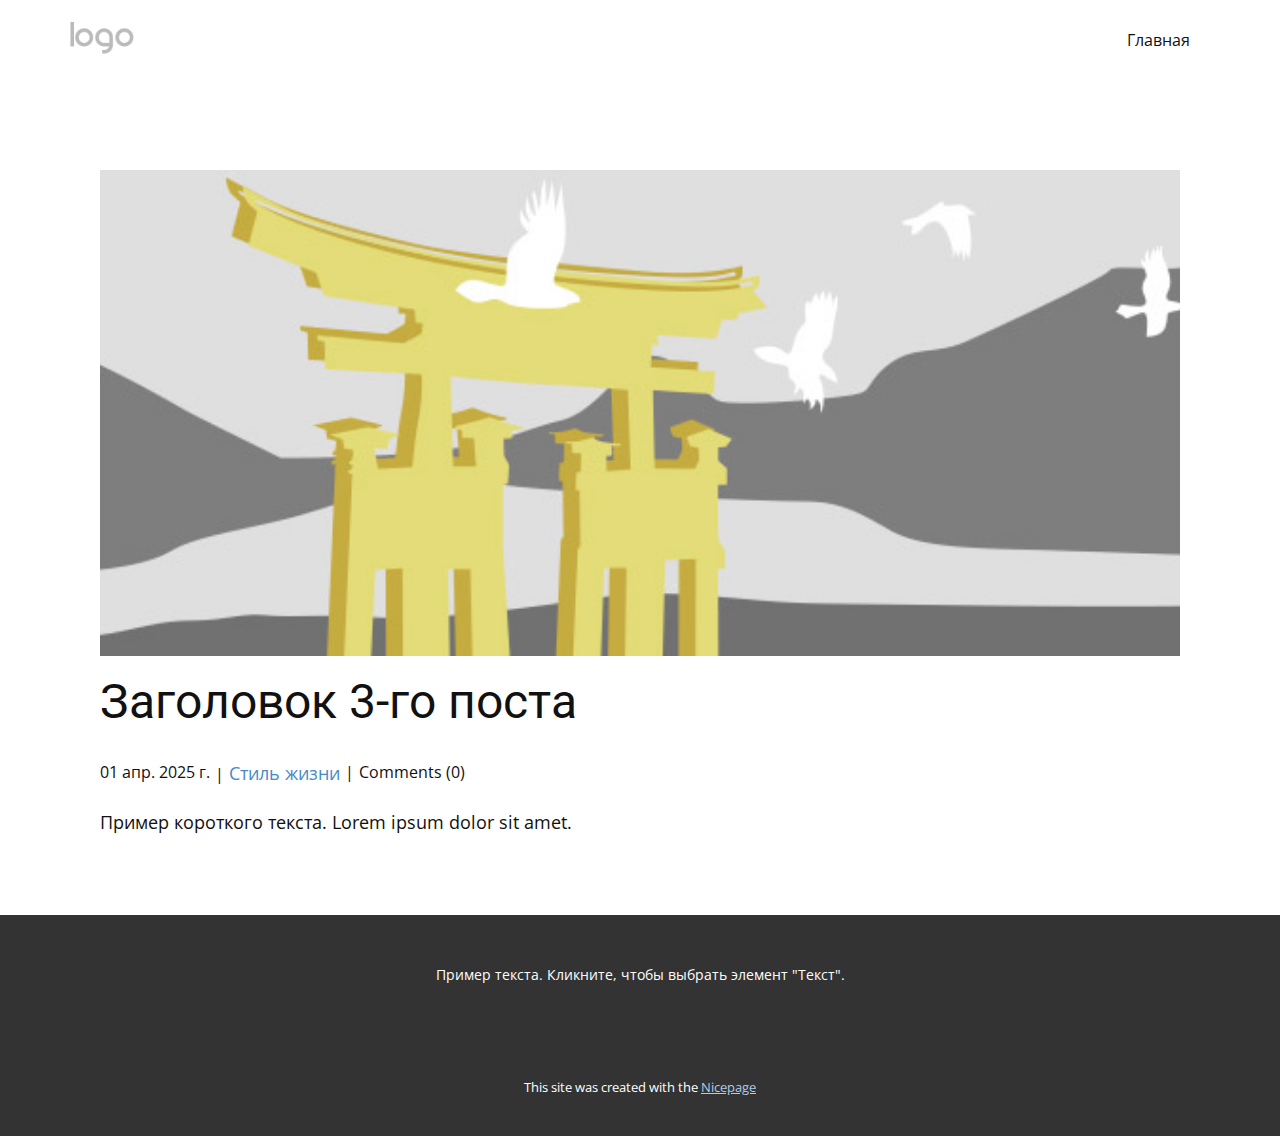
<file: blog/пост-2.html>
<!DOCTYPE html>
<html style="font-size: 16px;" lang="ru"><head>
    <meta name="viewport" content="width=device-width, initial-scale=1.0">
    <meta charset="utf-8">
    <meta name="keywords" content="Заголовок 1-го поста">
    <meta name="description" content="Подбор и сравнение авто онлайн">
    <title>Заголовок 3-го поста</title>
    <link rel="stylesheet" href="../nicepage.css" media="screen">
<link rel="stylesheet" href="../Post-Template.css" media="screen">
    <script class="u-script" type="text/javascript" src="../jquery.js" defer=""></script>
    <script class="u-script" type="text/javascript" src="../nicepage.js" defer=""></script>
    <meta name="generator" content="Nicepage 7.7.2, nicepage.com">
    
    
    
    <link id="u-theme-google-font" rel="stylesheet" href="https://fonts.googleapis.com/css?family=Roboto:100,100i,300,300i,400,400i,500,500i,700,700i,900,900i|Open+Sans:300,300i,400,400i,500,500i,600,600i,700,700i,800,800i">
    <script type="application/ld+json">{
		"@context": "http://schema.org",
		"@type": "Organization",
		"name": "WebSite6484079",
		"logo": "images/default-logo.png"
}</script>
    <meta name="theme-color" content="#478ac9">
  <meta data-intl-tel-input-cdn-path="intlTelInput/"></head>
  <body data-path-to-root="./" data-include-products="false" class="u-body u-xl-mode" data-lang="ru"><header class="u-clearfix u-header u-header" id="header"><div class="u-clearfix u-sheet u-valign-middle u-sheet-1">
        <a href="#" class="u-image u-logo u-image-1">
          <img src="../images/default-logo.png" class="u-logo-image u-logo-image-1">
        </a>
        <nav class="u-menu u-menu-one-level u-offcanvas u-menu-1">
          <div class="menu-collapse" style="font-size: 1rem; letter-spacing: 0px;">
            <a class="u-button-style u-custom-left-right-menu-spacing u-custom-padding-bottom u-custom-top-bottom-menu-spacing u-hamburger-link u-nav-link u-text-active-palette-1-base u-text-hover-palette-2-base" href="#">
              <svg class="u-svg-link" viewBox="0 0 24 24"><use xlink:href="#menu-hamburger"></use></svg>
              <svg class="u-svg-content" version="1.1" id="menu-hamburger" viewBox="0 0 16 16" x="0px" y="0px" xmlns:xlink="http://www.w3.org/1999/xlink" xmlns="http://www.w3.org/2000/svg"><g><rect y="1" width="16" height="2"></rect><rect y="7" width="16" height="2"></rect><rect y="13" width="16" height="2"></rect>
</g></svg>
            </a>
          </div>
          <div class="u-nav-container">
            <ul class="u-nav u-unstyled u-nav-1"><li class="u-nav-item"><a class="u-button-style u-nav-link u-text-active-palette-1-base u-text-hover-palette-2-base" href="../" style="padding: 10px 20px;">Главная</a>
</li></ul>
          </div>
          <div class="u-nav-container-collapse">
            <div class="u-black u-container-style u-inner-container-layout u-opacity u-opacity-95 u-sidenav">
              <div class="u-inner-container-layout u-sidenav-overflow">
                <div class="u-menu-close"></div>
                <ul class="u-align-center u-nav u-popupmenu-items u-unstyled u-nav-2"><li class="u-nav-item"><a class="u-button-style u-nav-link" href="../">Главная</a>
</li></ul>
              </div>
            </div>
            <div class="u-black u-menu-overlay u-opacity u-opacity-70"></div>
          </div>
        </nav>
      </div></header>
    <section class="u-align-center u-clearfix u-section-1" id="block-1">
      <div class="u-clearfix u-sheet u-valign-middle-md u-valign-middle-sm u-valign-middle-xs u-sheet-1"><!--post_details--><!--post_details_options_json--><!--{"source":""}--><!--/post_details_options_json--><!--blog_post-->
        <div class="u-container-style u-expanded-width u-post-details u-post-details-1">
          <div class="u-container-layout u-valign-middle u-container-layout-1"><!--blog_post_image-->
            <img alt="" class="u-blog-control u-expanded-width u-image u-image-default u-image-1" src="../images/8ad73f3c.jpeg"><!--/blog_post_image--><!--blog_post_header-->
            <h2 class="u-blog-control u-text u-text-1">Заголовок 3-го поста</h2><!--/blog_post_header--><!--blog_post_metadata-->
            <div class="u-blog-control u-metadata u-metadata-1"><!--blog_post_metadata_date--><span class="u-meta-date u-meta-icon">01 апр. 2025 г.</span><!--/blog_post_metadata_date--><!--blog_post_metadata_category--><span class="u-meta-category u-meta-icon"><a href="../blog/blog.html#/blog-1///3">Стиль жизни</a></span><!--/blog_post_metadata_category--><!--blog_post_metadata_comments--><span class="u-meta-comments u-meta-icon"><!--blog_post_metadata_comments_content-->Comments (0)<!--/blog_post_metadata_comments_content--></span><!--/blog_post_metadata_comments-->
            </div><!--/blog_post_metadata--><!--blog_post_content-->
            <div class="u-align-justify u-blog-control u-post-content u-text u-text-2 fr-view">
  <p>Пример короткого текста. Lorem ipsum dolor sit amet.</p>
  </div><!--/blog_post_content-->
          </div>
        </div><!--/blog_post--><!--/post_details-->
      </div>
    </section>
    
    
    
    <footer class="u-align-center u-clearfix u-container-align-center u-footer u-grey-80 u-footer" id="footer"><div class="u-clearfix u-sheet u-sheet-1">
        <p class="u-small-text u-text u-text-variant u-text-1">Пример текста. Кликните, чтобы выбрать элемент "Текст".</p>
      </div></footer>
    <section class="u-backlink u-clearfix u-grey-80">
      <p class="u-text"><span>This site was created with the </span>
        <a class="u-link" href="https://nicepage.com/" target="_blank" rel="nofollow"><span>Nicepage</span>
        </a>
      </p>
    </section>
  
</body></html>
</file>
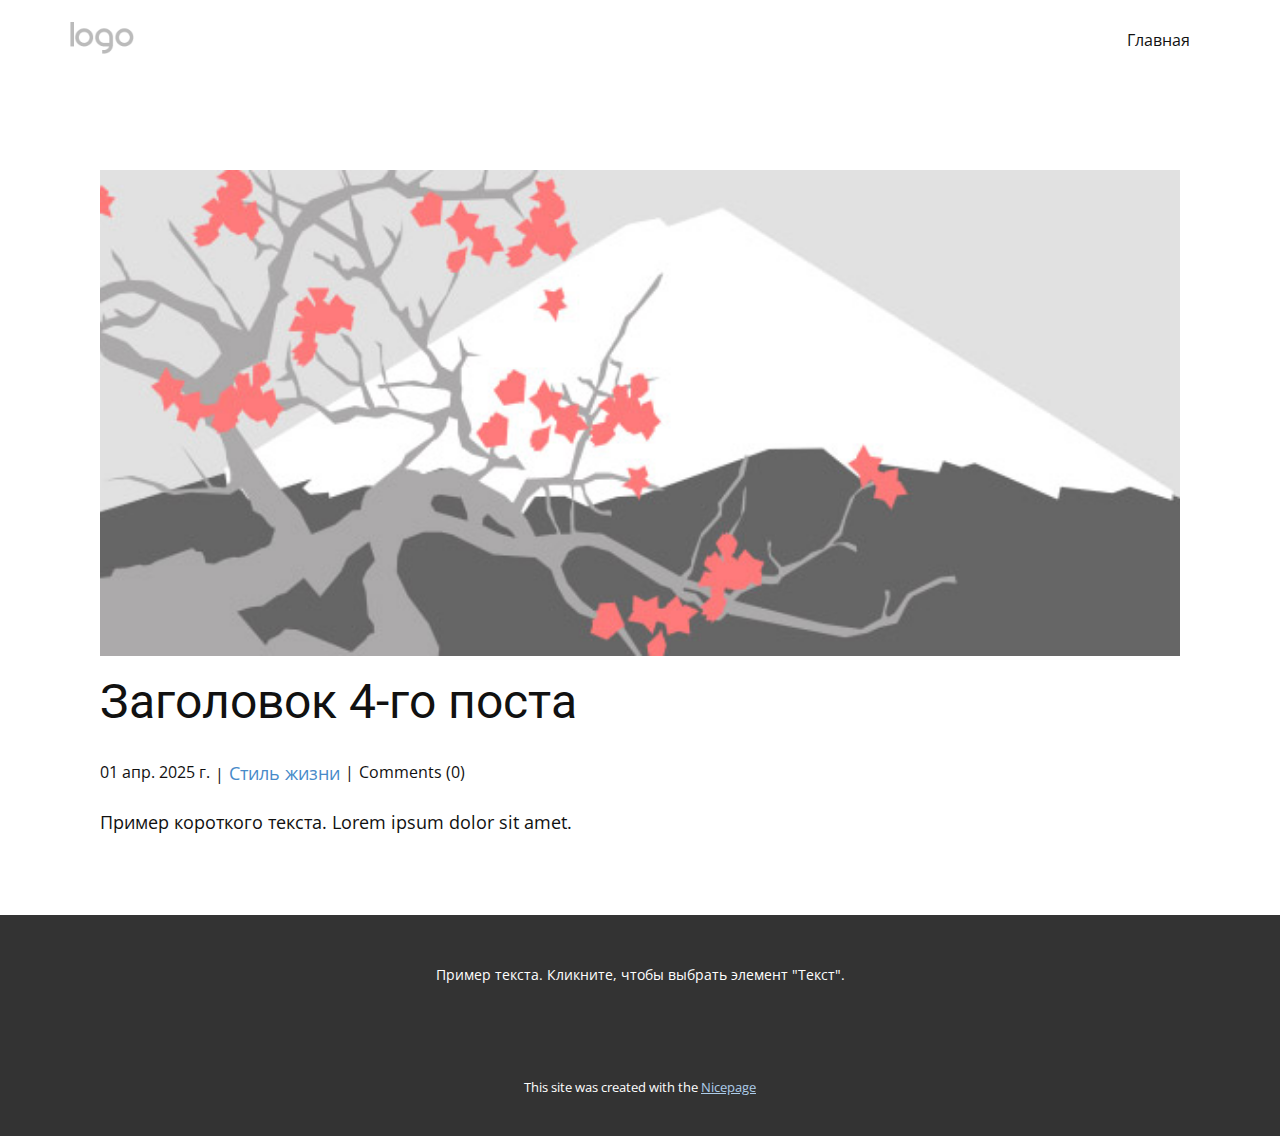
<file: blog/пост-3.html>
<!DOCTYPE html>
<html style="font-size: 16px;" lang="ru"><head>
    <meta name="viewport" content="width=device-width, initial-scale=1.0">
    <meta charset="utf-8">
    <meta name="keywords" content="Заголовок 1-го поста">
    <meta name="description" content="Подбор и сравнение авто онлайн">
    <title>Заголовок 4-го поста</title>
    <link rel="stylesheet" href="../nicepage.css" media="screen">
<link rel="stylesheet" href="../Post-Template.css" media="screen">
    <script class="u-script" type="text/javascript" src="../jquery.js" defer=""></script>
    <script class="u-script" type="text/javascript" src="../nicepage.js" defer=""></script>
    <meta name="generator" content="Nicepage 7.7.2, nicepage.com">
    
    
    
    <link id="u-theme-google-font" rel="stylesheet" href="https://fonts.googleapis.com/css?family=Roboto:100,100i,300,300i,400,400i,500,500i,700,700i,900,900i|Open+Sans:300,300i,400,400i,500,500i,600,600i,700,700i,800,800i">
    <script type="application/ld+json">{
		"@context": "http://schema.org",
		"@type": "Organization",
		"name": "WebSite6484079",
		"logo": "images/default-logo.png"
}</script>
    <meta name="theme-color" content="#478ac9">
  <meta data-intl-tel-input-cdn-path="intlTelInput/"></head>
  <body data-path-to-root="./" data-include-products="false" class="u-body u-xl-mode" data-lang="ru"><header class="u-clearfix u-header u-header" id="header"><div class="u-clearfix u-sheet u-valign-middle u-sheet-1">
        <a href="#" class="u-image u-logo u-image-1">
          <img src="../images/default-logo.png" class="u-logo-image u-logo-image-1">
        </a>
        <nav class="u-menu u-menu-one-level u-offcanvas u-menu-1">
          <div class="menu-collapse" style="font-size: 1rem; letter-spacing: 0px;">
            <a class="u-button-style u-custom-left-right-menu-spacing u-custom-padding-bottom u-custom-top-bottom-menu-spacing u-hamburger-link u-nav-link u-text-active-palette-1-base u-text-hover-palette-2-base" href="#">
              <svg class="u-svg-link" viewBox="0 0 24 24"><use xlink:href="#menu-hamburger"></use></svg>
              <svg class="u-svg-content" version="1.1" id="menu-hamburger" viewBox="0 0 16 16" x="0px" y="0px" xmlns:xlink="http://www.w3.org/1999/xlink" xmlns="http://www.w3.org/2000/svg"><g><rect y="1" width="16" height="2"></rect><rect y="7" width="16" height="2"></rect><rect y="13" width="16" height="2"></rect>
</g></svg>
            </a>
          </div>
          <div class="u-nav-container">
            <ul class="u-nav u-unstyled u-nav-1"><li class="u-nav-item"><a class="u-button-style u-nav-link u-text-active-palette-1-base u-text-hover-palette-2-base" href="../" style="padding: 10px 20px;">Главная</a>
</li></ul>
          </div>
          <div class="u-nav-container-collapse">
            <div class="u-black u-container-style u-inner-container-layout u-opacity u-opacity-95 u-sidenav">
              <div class="u-inner-container-layout u-sidenav-overflow">
                <div class="u-menu-close"></div>
                <ul class="u-align-center u-nav u-popupmenu-items u-unstyled u-nav-2"><li class="u-nav-item"><a class="u-button-style u-nav-link" href="../">Главная</a>
</li></ul>
              </div>
            </div>
            <div class="u-black u-menu-overlay u-opacity u-opacity-70"></div>
          </div>
        </nav>
      </div></header>
    <section class="u-align-center u-clearfix u-section-1" id="block-1">
      <div class="u-clearfix u-sheet u-valign-middle-md u-valign-middle-sm u-valign-middle-xs u-sheet-1"><!--post_details--><!--post_details_options_json--><!--{"source":""}--><!--/post_details_options_json--><!--blog_post-->
        <div class="u-container-style u-expanded-width u-post-details u-post-details-1">
          <div class="u-container-layout u-valign-middle u-container-layout-1"><!--blog_post_image-->
            <img alt="" class="u-blog-control u-expanded-width u-image u-image-default u-image-1" src="../images/0fd3416c.jpeg"><!--/blog_post_image--><!--blog_post_header-->
            <h2 class="u-blog-control u-text u-text-1">Заголовок 4-го поста</h2><!--/blog_post_header--><!--blog_post_metadata-->
            <div class="u-blog-control u-metadata u-metadata-1"><!--blog_post_metadata_date--><span class="u-meta-date u-meta-icon">01 апр. 2025 г.</span><!--/blog_post_metadata_date--><!--blog_post_metadata_category--><span class="u-meta-category u-meta-icon"><a href="../blog/blog.html#/blog-1///3">Стиль жизни</a></span><!--/blog_post_metadata_category--><!--blog_post_metadata_comments--><span class="u-meta-comments u-meta-icon"><!--blog_post_metadata_comments_content-->Comments (0)<!--/blog_post_metadata_comments_content--></span><!--/blog_post_metadata_comments-->
            </div><!--/blog_post_metadata--><!--blog_post_content-->
            <div class="u-align-justify u-blog-control u-post-content u-text u-text-2 fr-view">
  <p>Пример короткого текста. Lorem ipsum dolor sit amet.</p>
  </div><!--/blog_post_content-->
          </div>
        </div><!--/blog_post--><!--/post_details-->
      </div>
    </section>
    
    
    
    <footer class="u-align-center u-clearfix u-container-align-center u-footer u-grey-80 u-footer" id="footer"><div class="u-clearfix u-sheet u-sheet-1">
        <p class="u-small-text u-text u-text-variant u-text-1">Пример текста. Кликните, чтобы выбрать элемент "Текст".</p>
      </div></footer>
    <section class="u-backlink u-clearfix u-grey-80">
      <p class="u-text"><span>This site was created with the </span>
        <a class="u-link" href="https://nicepage.com/" target="_blank" rel="nofollow"><span>Nicepage</span>
        </a>
      </p>
    </section>
  
</body></html>
</file>
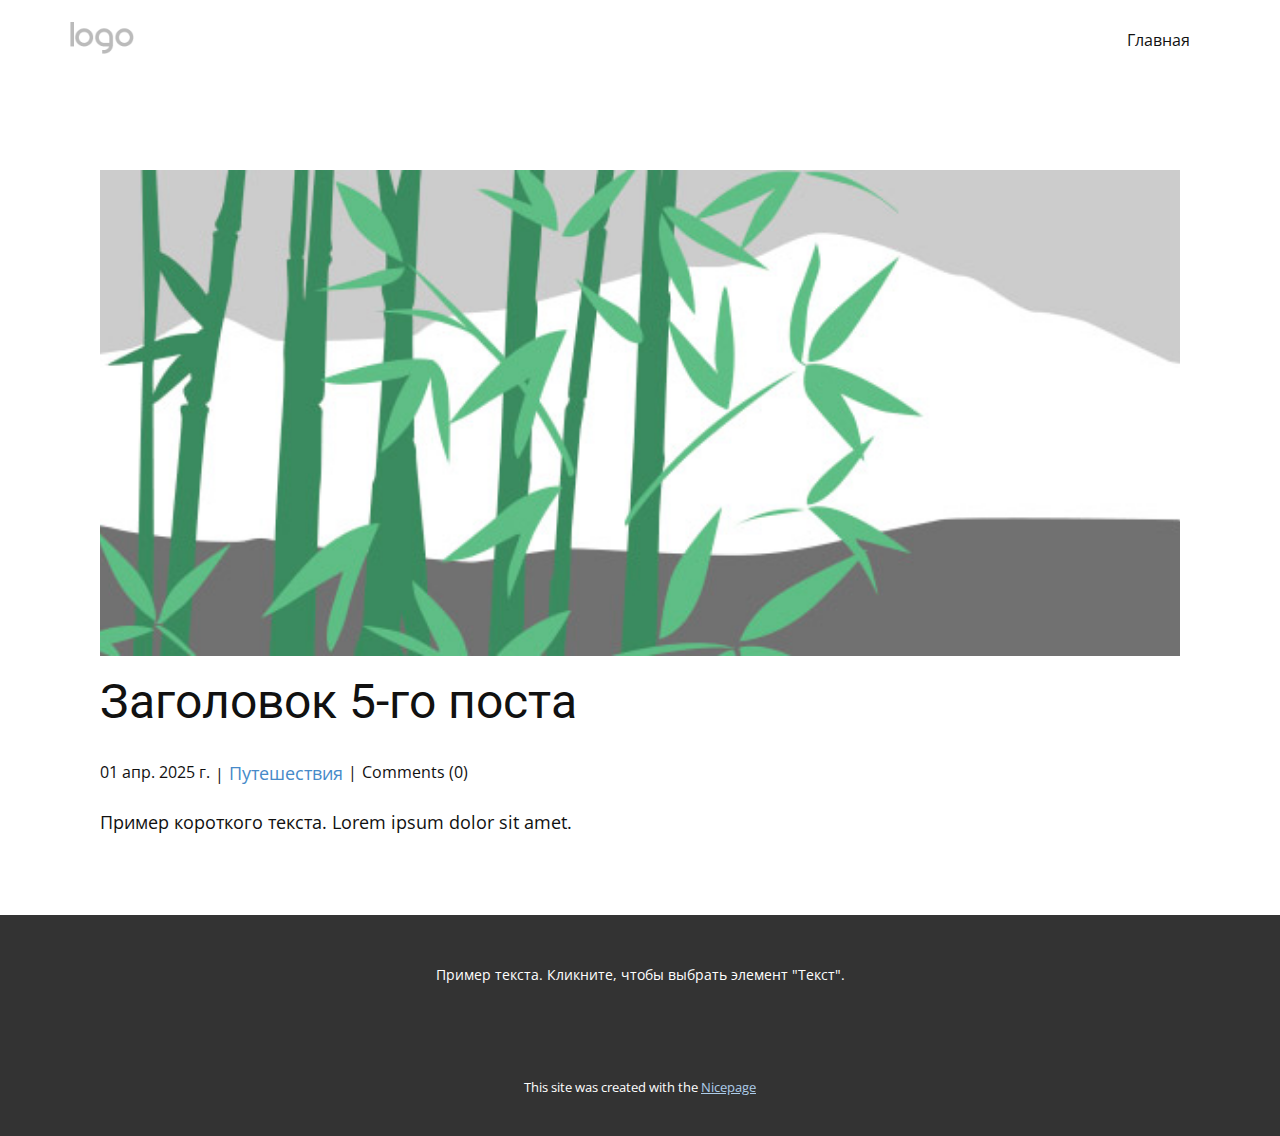
<file: blog/пост-4.html>
<!DOCTYPE html>
<html style="font-size: 16px;" lang="ru"><head>
    <meta name="viewport" content="width=device-width, initial-scale=1.0">
    <meta charset="utf-8">
    <meta name="keywords" content="Заголовок 1-го поста">
    <meta name="description" content="Подбор и сравнение авто онлайн">
    <title>Заголовок 5-го поста</title>
    <link rel="stylesheet" href="../nicepage.css" media="screen">
<link rel="stylesheet" href="../Post-Template.css" media="screen">
    <script class="u-script" type="text/javascript" src="../jquery.js" defer=""></script>
    <script class="u-script" type="text/javascript" src="../nicepage.js" defer=""></script>
    <meta name="generator" content="Nicepage 7.7.2, nicepage.com">
    
    
    
    <link id="u-theme-google-font" rel="stylesheet" href="https://fonts.googleapis.com/css?family=Roboto:100,100i,300,300i,400,400i,500,500i,700,700i,900,900i|Open+Sans:300,300i,400,400i,500,500i,600,600i,700,700i,800,800i">
    <script type="application/ld+json">{
		"@context": "http://schema.org",
		"@type": "Organization",
		"name": "WebSite6484079",
		"logo": "images/default-logo.png"
}</script>
    <meta name="theme-color" content="#478ac9">
  <meta data-intl-tel-input-cdn-path="intlTelInput/"></head>
  <body data-path-to-root="./" data-include-products="false" class="u-body u-xl-mode" data-lang="ru"><header class="u-clearfix u-header u-header" id="header"><div class="u-clearfix u-sheet u-valign-middle u-sheet-1">
        <a href="#" class="u-image u-logo u-image-1">
          <img src="../images/default-logo.png" class="u-logo-image u-logo-image-1">
        </a>
        <nav class="u-menu u-menu-one-level u-offcanvas u-menu-1">
          <div class="menu-collapse" style="font-size: 1rem; letter-spacing: 0px;">
            <a class="u-button-style u-custom-left-right-menu-spacing u-custom-padding-bottom u-custom-top-bottom-menu-spacing u-hamburger-link u-nav-link u-text-active-palette-1-base u-text-hover-palette-2-base" href="#">
              <svg class="u-svg-link" viewBox="0 0 24 24"><use xlink:href="#menu-hamburger"></use></svg>
              <svg class="u-svg-content" version="1.1" id="menu-hamburger" viewBox="0 0 16 16" x="0px" y="0px" xmlns:xlink="http://www.w3.org/1999/xlink" xmlns="http://www.w3.org/2000/svg"><g><rect y="1" width="16" height="2"></rect><rect y="7" width="16" height="2"></rect><rect y="13" width="16" height="2"></rect>
</g></svg>
            </a>
          </div>
          <div class="u-nav-container">
            <ul class="u-nav u-unstyled u-nav-1"><li class="u-nav-item"><a class="u-button-style u-nav-link u-text-active-palette-1-base u-text-hover-palette-2-base" href="../" style="padding: 10px 20px;">Главная</a>
</li></ul>
          </div>
          <div class="u-nav-container-collapse">
            <div class="u-black u-container-style u-inner-container-layout u-opacity u-opacity-95 u-sidenav">
              <div class="u-inner-container-layout u-sidenav-overflow">
                <div class="u-menu-close"></div>
                <ul class="u-align-center u-nav u-popupmenu-items u-unstyled u-nav-2"><li class="u-nav-item"><a class="u-button-style u-nav-link" href="../">Главная</a>
</li></ul>
              </div>
            </div>
            <div class="u-black u-menu-overlay u-opacity u-opacity-70"></div>
          </div>
        </nav>
      </div></header>
    <section class="u-align-center u-clearfix u-section-1" id="block-1">
      <div class="u-clearfix u-sheet u-valign-middle-md u-valign-middle-sm u-valign-middle-xs u-sheet-1"><!--post_details--><!--post_details_options_json--><!--{"source":""}--><!--/post_details_options_json--><!--blog_post-->
        <div class="u-container-style u-expanded-width u-post-details u-post-details-1">
          <div class="u-container-layout u-valign-middle u-container-layout-1"><!--blog_post_image-->
            <img alt="" class="u-blog-control u-expanded-width u-image u-image-default u-image-1" src="../images/68f64b9d.jpeg"><!--/blog_post_image--><!--blog_post_header-->
            <h2 class="u-blog-control u-text u-text-1">Заголовок 5-го поста</h2><!--/blog_post_header--><!--blog_post_metadata-->
            <div class="u-blog-control u-metadata u-metadata-1"><!--blog_post_metadata_date--><span class="u-meta-date u-meta-icon">01 апр. 2025 г.</span><!--/blog_post_metadata_date--><!--blog_post_metadata_category--><span class="u-meta-category u-meta-icon"><a href="../blog/blog.html#/blog-1///2">Путешествия</a></span><!--/blog_post_metadata_category--><!--blog_post_metadata_comments--><span class="u-meta-comments u-meta-icon"><!--blog_post_metadata_comments_content-->Comments (0)<!--/blog_post_metadata_comments_content--></span><!--/blog_post_metadata_comments-->
            </div><!--/blog_post_metadata--><!--blog_post_content-->
            <div class="u-align-justify u-blog-control u-post-content u-text u-text-2 fr-view">
  <p>Пример короткого текста. Lorem ipsum dolor sit amet.</p>
  </div><!--/blog_post_content-->
          </div>
        </div><!--/blog_post--><!--/post_details-->
      </div>
    </section>
    
    
    
    <footer class="u-align-center u-clearfix u-container-align-center u-footer u-grey-80 u-footer" id="footer"><div class="u-clearfix u-sheet u-sheet-1">
        <p class="u-small-text u-text u-text-variant u-text-1">Пример текста. Кликните, чтобы выбрать элемент "Текст".</p>
      </div></footer>
    <section class="u-backlink u-clearfix u-grey-80">
      <p class="u-text"><span>This site was created with the </span>
        <a class="u-link" href="https://nicepage.com/" target="_blank" rel="nofollow"><span>Nicepage</span>
        </a>
      </p>
    </section>
  
</body></html>
</file>
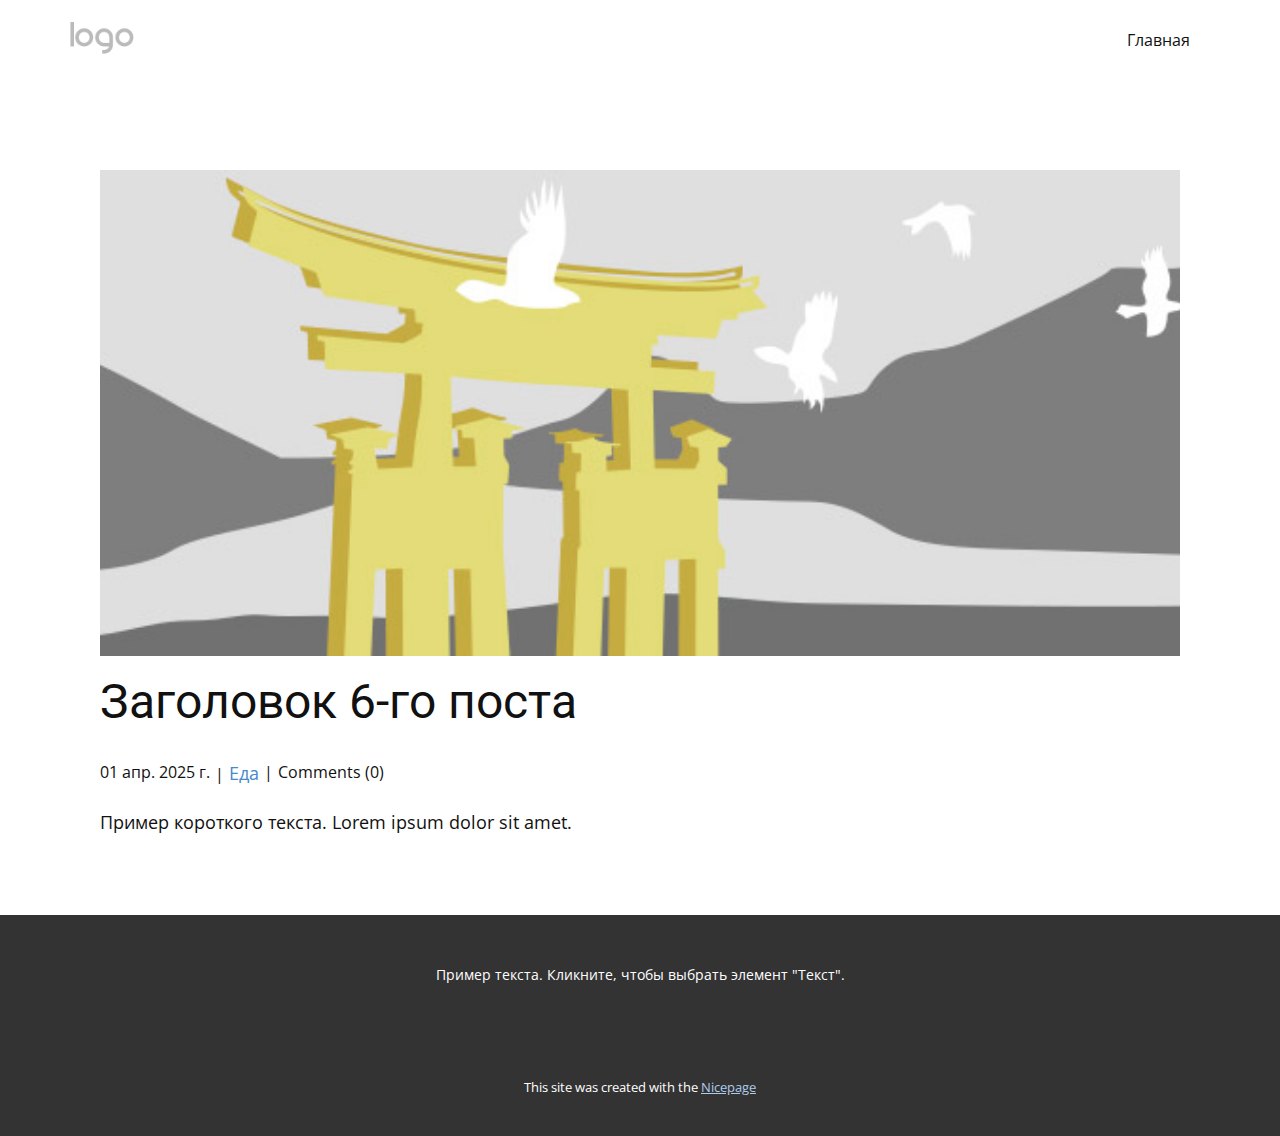
<file: blog/пост-5.html>
<!DOCTYPE html>
<html style="font-size: 16px;" lang="ru"><head>
    <meta name="viewport" content="width=device-width, initial-scale=1.0">
    <meta charset="utf-8">
    <meta name="keywords" content="Заголовок 1-го поста">
    <meta name="description" content="Подбор и сравнение авто онлайн">
    <title>Заголовок 6-го поста</title>
    <link rel="stylesheet" href="../nicepage.css" media="screen">
<link rel="stylesheet" href="../Post-Template.css" media="screen">
    <script class="u-script" type="text/javascript" src="../jquery.js" defer=""></script>
    <script class="u-script" type="text/javascript" src="../nicepage.js" defer=""></script>
    <meta name="generator" content="Nicepage 7.7.2, nicepage.com">
    
    
    
    <link id="u-theme-google-font" rel="stylesheet" href="https://fonts.googleapis.com/css?family=Roboto:100,100i,300,300i,400,400i,500,500i,700,700i,900,900i|Open+Sans:300,300i,400,400i,500,500i,600,600i,700,700i,800,800i">
    <script type="application/ld+json">{
		"@context": "http://schema.org",
		"@type": "Organization",
		"name": "WebSite6484079",
		"logo": "images/default-logo.png"
}</script>
    <meta name="theme-color" content="#478ac9">
  <meta data-intl-tel-input-cdn-path="intlTelInput/"></head>
  <body data-path-to-root="./" data-include-products="false" class="u-body u-xl-mode" data-lang="ru"><header class="u-clearfix u-header u-header" id="header"><div class="u-clearfix u-sheet u-valign-middle u-sheet-1">
        <a href="#" class="u-image u-logo u-image-1">
          <img src="../images/default-logo.png" class="u-logo-image u-logo-image-1">
        </a>
        <nav class="u-menu u-menu-one-level u-offcanvas u-menu-1">
          <div class="menu-collapse" style="font-size: 1rem; letter-spacing: 0px;">
            <a class="u-button-style u-custom-left-right-menu-spacing u-custom-padding-bottom u-custom-top-bottom-menu-spacing u-hamburger-link u-nav-link u-text-active-palette-1-base u-text-hover-palette-2-base" href="#">
              <svg class="u-svg-link" viewBox="0 0 24 24"><use xlink:href="#menu-hamburger"></use></svg>
              <svg class="u-svg-content" version="1.1" id="menu-hamburger" viewBox="0 0 16 16" x="0px" y="0px" xmlns:xlink="http://www.w3.org/1999/xlink" xmlns="http://www.w3.org/2000/svg"><g><rect y="1" width="16" height="2"></rect><rect y="7" width="16" height="2"></rect><rect y="13" width="16" height="2"></rect>
</g></svg>
            </a>
          </div>
          <div class="u-nav-container">
            <ul class="u-nav u-unstyled u-nav-1"><li class="u-nav-item"><a class="u-button-style u-nav-link u-text-active-palette-1-base u-text-hover-palette-2-base" href="../" style="padding: 10px 20px;">Главная</a>
</li></ul>
          </div>
          <div class="u-nav-container-collapse">
            <div class="u-black u-container-style u-inner-container-layout u-opacity u-opacity-95 u-sidenav">
              <div class="u-inner-container-layout u-sidenav-overflow">
                <div class="u-menu-close"></div>
                <ul class="u-align-center u-nav u-popupmenu-items u-unstyled u-nav-2"><li class="u-nav-item"><a class="u-button-style u-nav-link" href="../">Главная</a>
</li></ul>
              </div>
            </div>
            <div class="u-black u-menu-overlay u-opacity u-opacity-70"></div>
          </div>
        </nav>
      </div></header>
    <section class="u-align-center u-clearfix u-section-1" id="block-1">
      <div class="u-clearfix u-sheet u-valign-middle-md u-valign-middle-sm u-valign-middle-xs u-sheet-1"><!--post_details--><!--post_details_options_json--><!--{"source":""}--><!--/post_details_options_json--><!--blog_post-->
        <div class="u-container-style u-expanded-width u-post-details u-post-details-1">
          <div class="u-container-layout u-valign-middle u-container-layout-1"><!--blog_post_image-->
            <img alt="" class="u-blog-control u-expanded-width u-image u-image-default u-image-1" src="../images/8ad73f3c.jpeg"><!--/blog_post_image--><!--blog_post_header-->
            <h2 class="u-blog-control u-text u-text-1">Заголовок 6-го поста</h2><!--/blog_post_header--><!--blog_post_metadata-->
            <div class="u-blog-control u-metadata u-metadata-1"><!--blog_post_metadata_date--><span class="u-meta-date u-meta-icon">01 апр. 2025 г.</span><!--/blog_post_metadata_date--><!--blog_post_metadata_category--><span class="u-meta-category u-meta-icon"><a href="../blog/blog.html#/blog-1///1">Еда</a></span><!--/blog_post_metadata_category--><!--blog_post_metadata_comments--><span class="u-meta-comments u-meta-icon"><!--blog_post_metadata_comments_content-->Comments (0)<!--/blog_post_metadata_comments_content--></span><!--/blog_post_metadata_comments-->
            </div><!--/blog_post_metadata--><!--blog_post_content-->
            <div class="u-align-justify u-blog-control u-post-content u-text u-text-2 fr-view">
  <p>Пример короткого текста. Lorem ipsum dolor sit amet.</p>
  </div><!--/blog_post_content-->
          </div>
        </div><!--/blog_post--><!--/post_details-->
      </div>
    </section>
    
    
    
    <footer class="u-align-center u-clearfix u-container-align-center u-footer u-grey-80 u-footer" id="footer"><div class="u-clearfix u-sheet u-sheet-1">
        <p class="u-small-text u-text u-text-variant u-text-1">Пример текста. Кликните, чтобы выбрать элемент "Текст".</p>
      </div></footer>
    <section class="u-backlink u-clearfix u-grey-80">
      <p class="u-text"><span>This site was created with the </span>
        <a class="u-link" href="https://nicepage.com/" target="_blank" rel="nofollow"><span>Nicepage</span>
        </a>
      </p>
    </section>
  
</body></html>
</file>
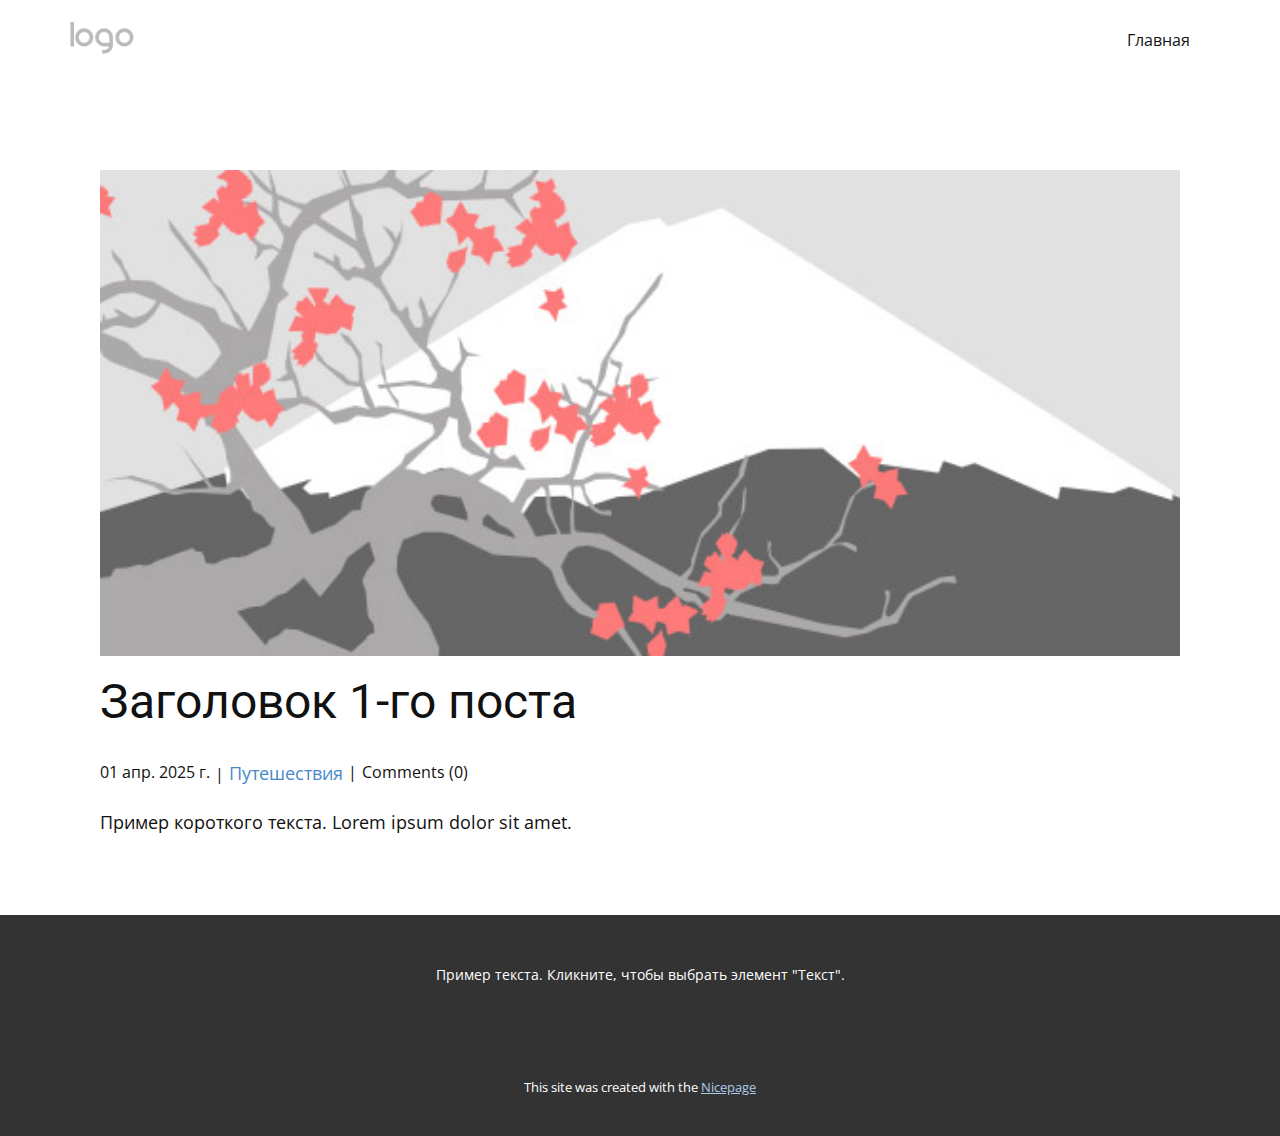
<file: blog/пост.html>
<!DOCTYPE html>
<html style="font-size: 16px;" lang="ru"><head>
    <meta name="viewport" content="width=device-width, initial-scale=1.0">
    <meta charset="utf-8">
    <meta name="keywords" content="Заголовок 1-го поста">
    <meta name="description" content="Подбор и сравнение авто онлайн">
    <title>Заголовок 1-го поста</title>
    <link rel="stylesheet" href="../nicepage.css" media="screen">
<link rel="stylesheet" href="../Post-Template.css" media="screen">
    <script class="u-script" type="text/javascript" src="../jquery.js" defer=""></script>
    <script class="u-script" type="text/javascript" src="../nicepage.js" defer=""></script>
    <meta name="generator" content="Nicepage 7.7.2, nicepage.com">
    
    
    
    <link id="u-theme-google-font" rel="stylesheet" href="https://fonts.googleapis.com/css?family=Roboto:100,100i,300,300i,400,400i,500,500i,700,700i,900,900i|Open+Sans:300,300i,400,400i,500,500i,600,600i,700,700i,800,800i">
    <script type="application/ld+json">{
		"@context": "http://schema.org",
		"@type": "Organization",
		"name": "WebSite6484079",
		"logo": "images/default-logo.png"
}</script>
    <meta name="theme-color" content="#478ac9">
  <meta data-intl-tel-input-cdn-path="intlTelInput/"></head>
  <body data-path-to-root="./" data-include-products="false" class="u-body u-xl-mode" data-lang="ru"><header class="u-clearfix u-header u-header" id="header"><div class="u-clearfix u-sheet u-valign-middle u-sheet-1">
        <a href="#" class="u-image u-logo u-image-1">
          <img src="../images/default-logo.png" class="u-logo-image u-logo-image-1">
        </a>
        <nav class="u-menu u-menu-one-level u-offcanvas u-menu-1">
          <div class="menu-collapse" style="font-size: 1rem; letter-spacing: 0px;">
            <a class="u-button-style u-custom-left-right-menu-spacing u-custom-padding-bottom u-custom-top-bottom-menu-spacing u-hamburger-link u-nav-link u-text-active-palette-1-base u-text-hover-palette-2-base" href="#">
              <svg class="u-svg-link" viewBox="0 0 24 24"><use xlink:href="#menu-hamburger"></use></svg>
              <svg class="u-svg-content" version="1.1" id="menu-hamburger" viewBox="0 0 16 16" x="0px" y="0px" xmlns:xlink="http://www.w3.org/1999/xlink" xmlns="http://www.w3.org/2000/svg"><g><rect y="1" width="16" height="2"></rect><rect y="7" width="16" height="2"></rect><rect y="13" width="16" height="2"></rect>
</g></svg>
            </a>
          </div>
          <div class="u-nav-container">
            <ul class="u-nav u-unstyled u-nav-1"><li class="u-nav-item"><a class="u-button-style u-nav-link u-text-active-palette-1-base u-text-hover-palette-2-base" href="../" style="padding: 10px 20px;">Главная</a>
</li></ul>
          </div>
          <div class="u-nav-container-collapse">
            <div class="u-black u-container-style u-inner-container-layout u-opacity u-opacity-95 u-sidenav">
              <div class="u-inner-container-layout u-sidenav-overflow">
                <div class="u-menu-close"></div>
                <ul class="u-align-center u-nav u-popupmenu-items u-unstyled u-nav-2"><li class="u-nav-item"><a class="u-button-style u-nav-link" href="../">Главная</a>
</li></ul>
              </div>
            </div>
            <div class="u-black u-menu-overlay u-opacity u-opacity-70"></div>
          </div>
        </nav>
      </div></header>
    <section class="u-align-center u-clearfix u-section-1" id="block-1">
      <div class="u-clearfix u-sheet u-valign-middle-md u-valign-middle-sm u-valign-middle-xs u-sheet-1"><!--post_details--><!--post_details_options_json--><!--{"source":""}--><!--/post_details_options_json--><!--blog_post-->
        <div class="u-container-style u-expanded-width u-post-details u-post-details-1">
          <div class="u-container-layout u-valign-middle u-container-layout-1"><!--blog_post_image-->
            <img alt="" class="u-blog-control u-expanded-width u-image u-image-default u-image-1" src="../images/0fd3416c.jpeg"><!--/blog_post_image--><!--blog_post_header-->
            <h2 class="u-blog-control u-text u-text-1">Заголовок 1-го поста</h2><!--/blog_post_header--><!--blog_post_metadata-->
            <div class="u-blog-control u-metadata u-metadata-1"><!--blog_post_metadata_date--><span class="u-meta-date u-meta-icon">01 апр. 2025 г.</span><!--/blog_post_metadata_date--><!--blog_post_metadata_category--><span class="u-meta-category u-meta-icon"><a href="../blog/blog.html#/blog-1///2">Путешествия</a></span><!--/blog_post_metadata_category--><!--blog_post_metadata_comments--><span class="u-meta-comments u-meta-icon"><!--blog_post_metadata_comments_content-->Comments (0)<!--/blog_post_metadata_comments_content--></span><!--/blog_post_metadata_comments-->
            </div><!--/blog_post_metadata--><!--blog_post_content-->
            <div class="u-align-justify u-blog-control u-post-content u-text u-text-2 fr-view">
  <p>Пример короткого текста. Lorem ipsum dolor sit amet.</p>
  </div><!--/blog_post_content-->
          </div>
        </div><!--/blog_post--><!--/post_details-->
      </div>
    </section>
    
    
    
    <footer class="u-align-center u-clearfix u-container-align-center u-footer u-grey-80 u-footer" id="footer"><div class="u-clearfix u-sheet u-sheet-1">
        <p class="u-small-text u-text u-text-variant u-text-1">Пример текста. Кликните, чтобы выбрать элемент "Текст".</p>
      </div></footer>
    <section class="u-backlink u-clearfix u-grey-80">
      <p class="u-text"><span>This site was created with the </span>
        <a class="u-link" href="https://nicepage.com/" target="_blank" rel="nofollow"><span>Nicepage</span>
        </a>
      </p>
    </section>
  
</body></html>
</file>
